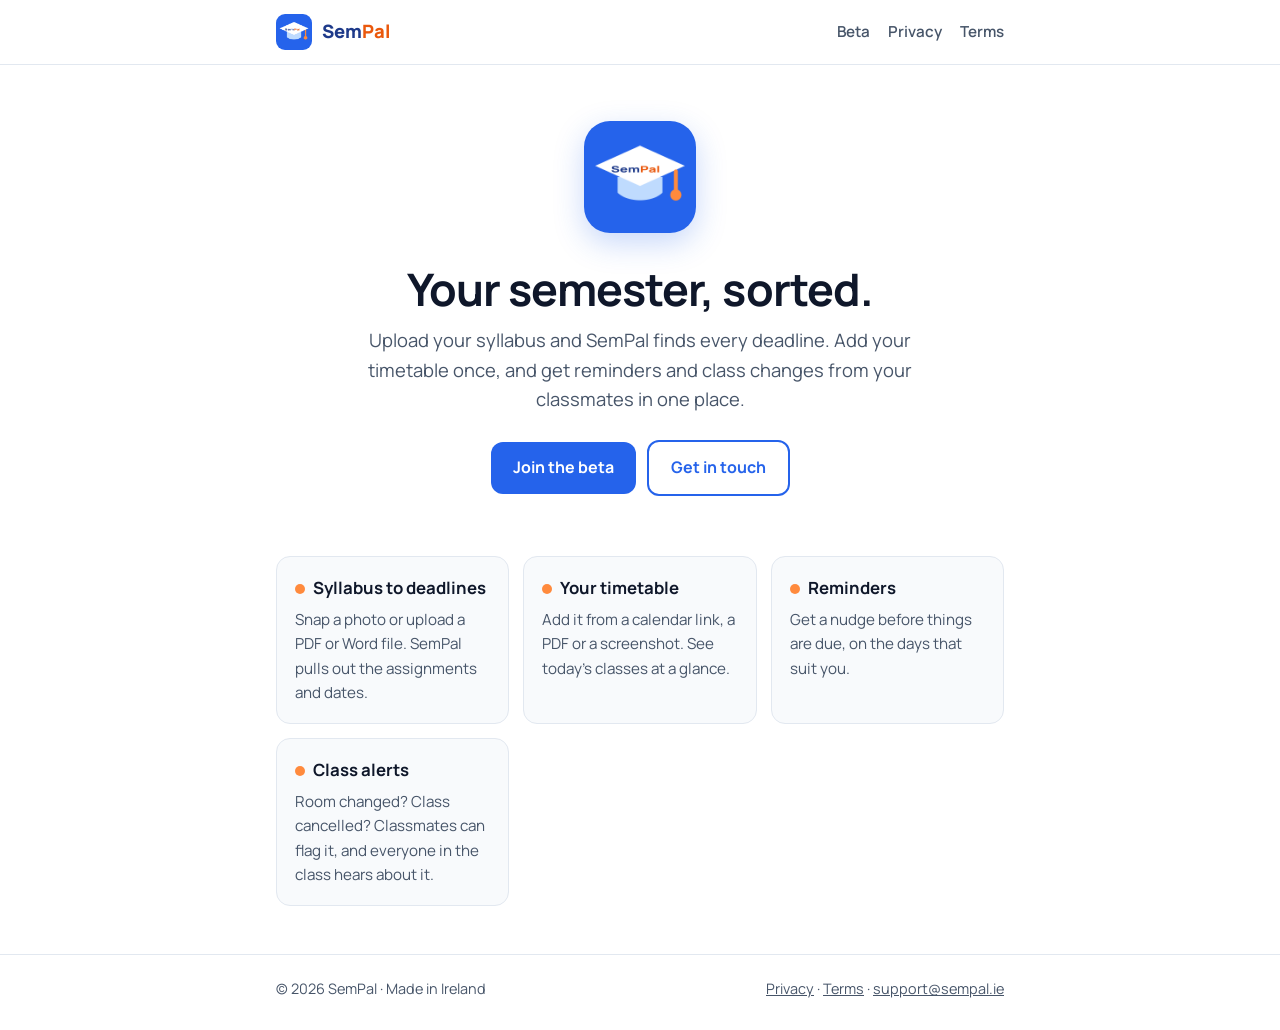
<file: index.html>
<!doctype html>
<html lang="en-IE">
<head>
<meta charset="utf-8">
<meta name="viewport" content="width=device-width, initial-scale=1">
<title>SemPal – your semester, sorted</title>
<meta name="description" content="SemPal turns your syllabus into deadlines and keeps your timetable, reminders and class changes in one place.">
<link rel="icon" href="img/favicon.png">
<link rel="preconnect" href="https://fonts.googleapis.com">
<link href="https://fonts.googleapis.com/css2?family=Manrope:wght@400;600;700;800&display=swap" rel="stylesheet">
<link rel="stylesheet" href="style.css">
</head>
<body>
<header class="site"><div class="wrap">
  <a class="brand" href="./"><img src="img/icon.png" alt=""><span class="word"><span class="sem">Sem</span><span class="pal">Pal</span></span></a>
  <nav><a href="beta.html">Beta</a><a href="privacy.html">Privacy</a><a href="terms.html">Terms</a></nav>
</div></header>

<div class="wrap">
  <section class="hero">
    <img src="img/icon.png" alt="SemPal logo">
    <h1>Your semester, sorted.</h1>
    <p class="lead">Upload your syllabus and SemPal finds every deadline. Add your timetable once, and get reminders and class changes from your classmates in one place.</p>
    <a class="btn" href="beta.html">Join the beta</a>
    <a class="btn alt" href="mailto:hello@sempal.ie">Get in touch</a>
  </section>

  <section class="features">
    <div class="feature"><h3><span class="dot"></span>Syllabus to deadlines</h3><p>Snap a photo or upload a PDF or Word file. SemPal pulls out the assignments and dates.</p></div>
    <div class="feature"><h3><span class="dot"></span>Your timetable</h3><p>Add it from a calendar link, a PDF or a screenshot. See today's classes at a glance.</p></div>
    <div class="feature"><h3><span class="dot"></span>Reminders</h3><p>Get a nudge before things are due, on the days that suit you.</p></div>
    <div class="feature"><h3><span class="dot"></span>Class alerts</h3><p>Room changed? Class cancelled? Classmates can flag it, and everyone in the class hears about it.</p></div>
  </section>
</div>

<footer class="site"><div class="wrap">
  <span>© 2026 SemPal · Made in Ireland</span>
  <span><a href="privacy.html">Privacy</a> · <a href="terms.html">Terms</a> · <a href="mailto:support@sempal.ie">support@sempal.ie</a></span>
</div></footer>
</body>
</html>
</file>
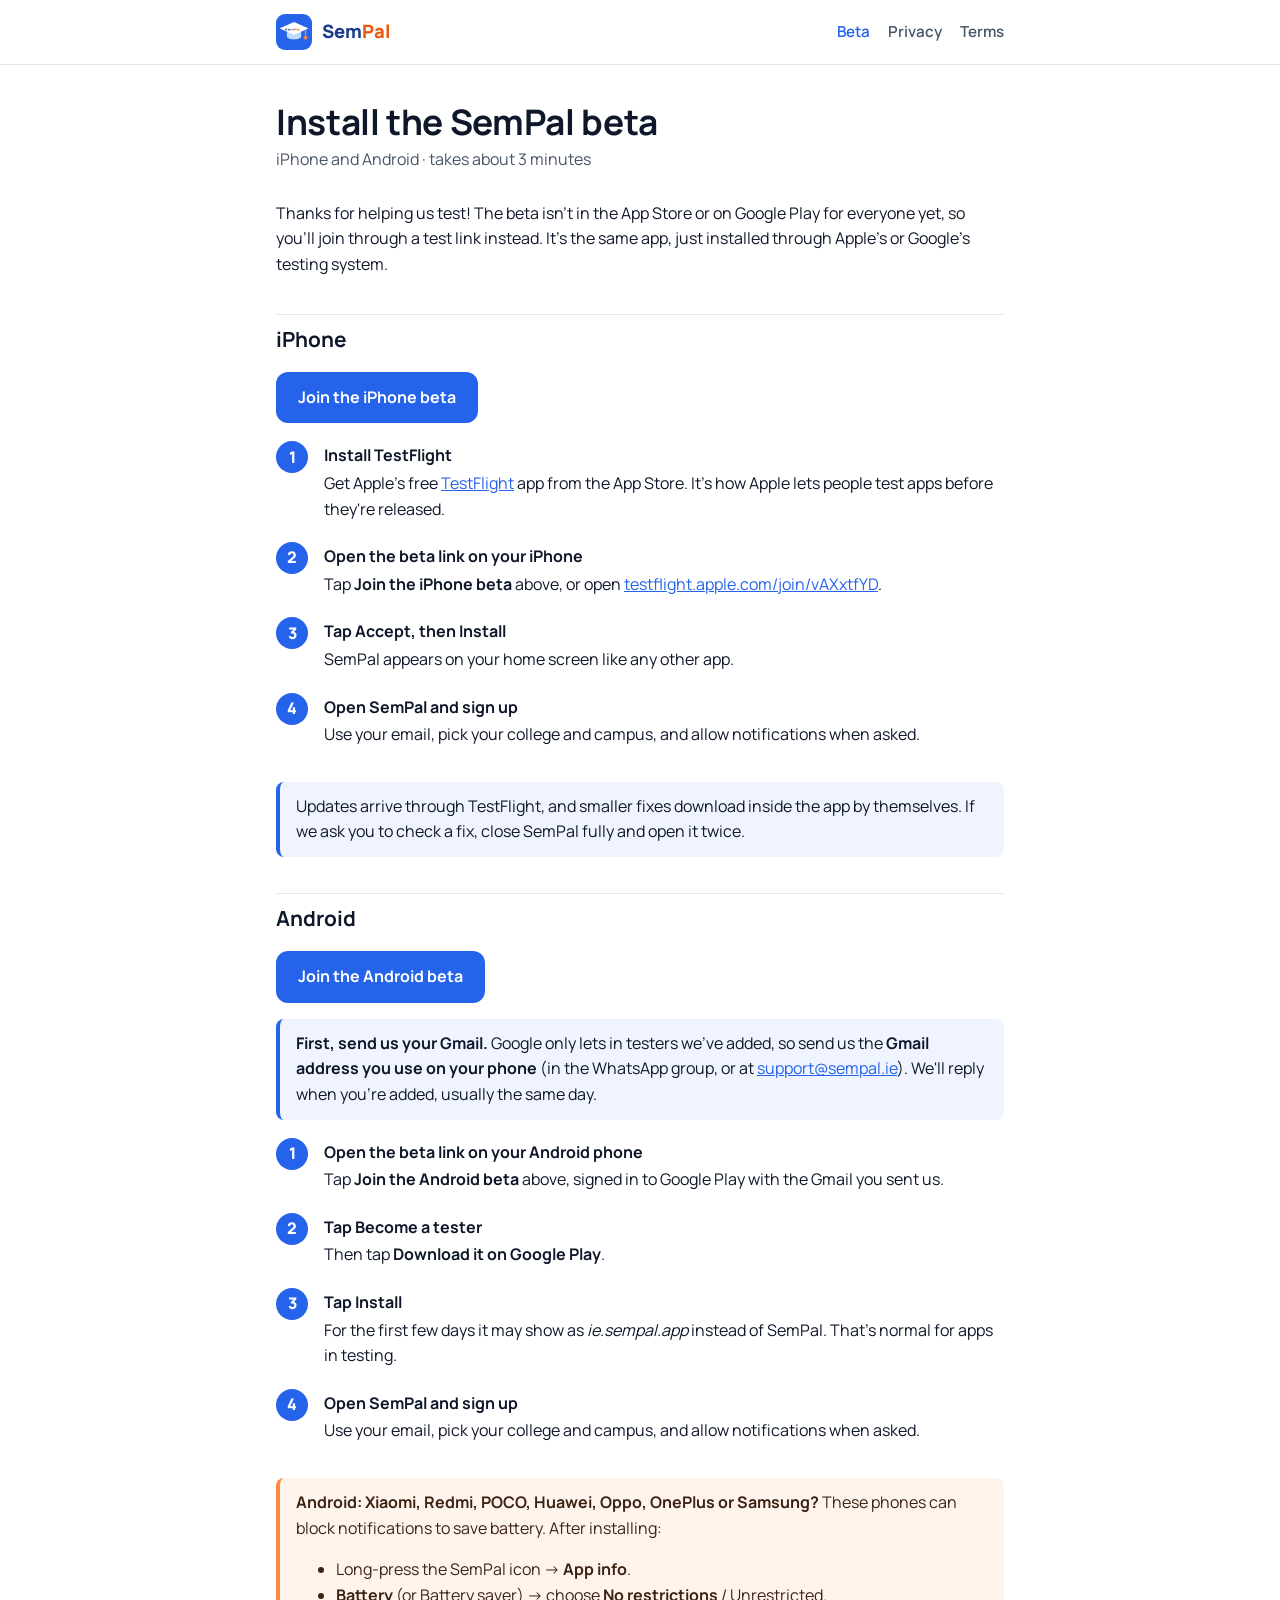
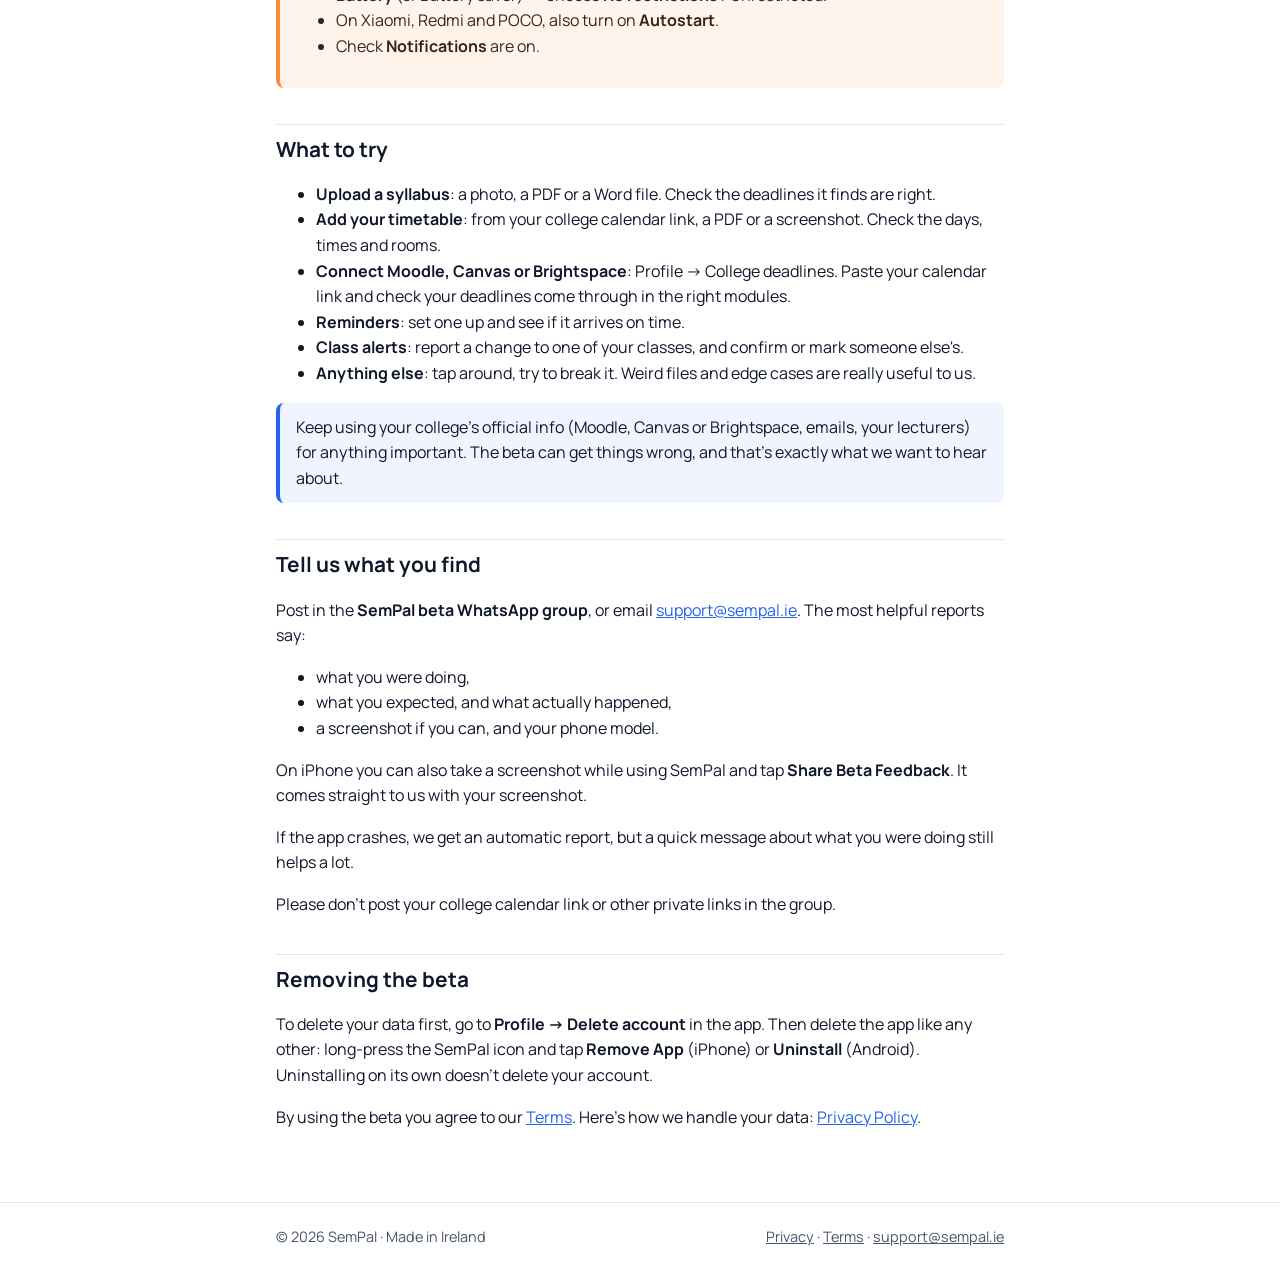
<file: beta.html>
<!doctype html>
<html lang="en-IE">
<head>
<meta charset="utf-8">
<meta name="viewport" content="width=device-width, initial-scale=1">
<title>Beta Install Guide – SemPal</title>
<meta name="description" content="How to install the SemPal beta on iPhone and Android, what to test and how to send feedback.">
<meta name="robots" content="noindex">
<link rel="icon" href="img/favicon.png">
<link rel="preconnect" href="https://fonts.googleapis.com">
<link href="https://fonts.googleapis.com/css2?family=Manrope:wght@400;600;700;800&display=swap" rel="stylesheet">
<link rel="stylesheet" href="style.css">
</head>
<body>
<header class="site"><div class="wrap">
  <a class="brand" href="./"><img src="img/icon.png" alt=""><span class="word"><span class="sem">Sem</span><span class="pal">Pal</span></span></a>
  <nav><a href="beta.html" aria-current="page">Beta</a><a href="privacy.html">Privacy</a><a href="terms.html">Terms</a></nav>
</div></header>

<main class="doc wrap">
<h1>Install the SemPal beta</h1>
<p class="meta">iPhone and Android · takes about 3 minutes</p>

<p>Thanks for helping us test! The beta isn't in the App Store or on Google Play for everyone yet, so you'll join through a test link instead. It's the same app, just installed through Apple's or Google's testing system.</p>

<h2 id="iphone">iPhone</h2>
<p id="iosButton"><a class="btn" href="https://testflight.apple.com/join/vAXxtfYD">Join the iPhone beta</a></p>
<ol class="steps">
<li><strong>Install TestFlight</strong>Get Apple's free <a href="https://apps.apple.com/app/testflight/id899247664">TestFlight</a> app from the App Store. It's how Apple lets people test apps before they're released.</li>
<li><strong>Open the beta link on your iPhone</strong>Tap <strong>Join the iPhone beta</strong> above, or open <a href="https://testflight.apple.com/join/vAXxtfYD">testflight.apple.com/join/vAXxtfYD</a>.</li>
<li><strong>Tap Accept, then Install</strong>SemPal appears on your home screen like any other app.</li>
<li><strong>Open SemPal and sign up</strong>Use your email, pick your college and campus, and allow notifications when asked.</li>
</ol>
<div class="note">Updates arrive through TestFlight, and smaller fixes download inside the app by themselves. If we ask you to check a fix, close SemPal fully and open it twice.</div>

<section id="androidSection">
<h2 id="android">Android</h2>
<p id="androidSoon"><a class="btn" href="https://play.google.com/apps/internaltest/4701732800129656354">Join the Android beta</a></p>
<div class="note"><strong>First, send us your Gmail.</strong> Google only lets in testers we've added, so send us the <strong>Gmail address you use on your phone</strong> (in the WhatsApp group, or at <a href="mailto:support@sempal.ie">support@sempal.ie</a>). We'll reply when you're added, usually the same day.</div>
<ol class="steps">
<li><strong>Open the beta link on your Android phone</strong>Tap <strong>Join the Android beta</strong> above, signed in to Google Play with the Gmail you sent us.</li>
<li><strong>Tap Become a tester</strong>Then tap <strong>Download it on Google Play</strong>.</li>
<li><strong>Tap Install</strong>For the first few days it may show as <em>ie.sempal.app</em> instead of SemPal. That's normal for apps in testing.</li>
<li><strong>Open SemPal and sign up</strong>Use your email, pick your college and campus, and allow notifications when asked.</li>
</ol>
</section>

<div class="warn"><strong>Android: Xiaomi, Redmi, POCO, Huawei, Oppo, OnePlus or Samsung?</strong> These phones can block notifications to save battery. After installing:
<ul>
<li>Long-press the SemPal icon → <strong>App info</strong>.</li>
<li><strong>Battery</strong> (or Battery saver) → choose <strong>No restrictions</strong> / Unrestricted.</li>
<li>On Xiaomi, Redmi and POCO, also turn on <strong>Autostart</strong>.</li>
<li>Check <strong>Notifications</strong> are on.</li>
</ul></div>

<h2>What to try</h2>
<ul>
<li><strong>Upload a syllabus</strong>: a photo, a PDF or a Word file. Check the deadlines it finds are right.</li>
<li><strong>Add your timetable</strong>: from your college calendar link, a PDF or a screenshot. Check the days, times and rooms.</li>
<li><strong>Connect Moodle, Canvas or Brightspace</strong>: Profile → College deadlines. Paste your calendar link and check your deadlines come through in the right modules.</li>
<li><strong>Reminders</strong>: set one up and see if it arrives on time.</li>
<li><strong>Class alerts</strong>: report a change to one of your classes, and confirm or mark someone else's.</li>
<li><strong>Anything else</strong>: tap around, try to break it. Weird files and edge cases are really useful to us.</li>
</ul>
<div class="note">Keep using your college's official info (Moodle, Canvas or Brightspace, emails, your lecturers) for anything important. The beta can get things wrong, and that's exactly what we want to hear about.</div>

<h2>Tell us what you find</h2>
<p>Post in the <strong>SemPal beta WhatsApp group</strong>, or email <a href="mailto:support@sempal.ie">support@sempal.ie</a>. The most helpful reports say:</p>
<ul>
<li>what you were doing,</li>
<li>what you expected, and what actually happened,</li>
<li>a screenshot if you can, and your phone model.</li>
</ul>
<p>On iPhone you can also take a screenshot while using SemPal and tap <strong>Share Beta Feedback</strong>. It comes straight to us with your screenshot.</p>
<p>If the app crashes, we get an automatic report, but a quick message about what you were doing still helps a lot.</p>
<p>Please don't post your college calendar link or other private links in the group.</p>

<h2>Removing the beta</h2>
<p>To delete your data first, go to <strong>Profile → Delete account</strong> in the app. Then delete the app like any other: long-press the SemPal icon and tap <strong>Remove App</strong> (iPhone) or <strong>Uninstall</strong> (Android). Uninstalling on its own doesn't delete your account.</p>

<p>By using the beta you agree to our <a href="terms.html">Terms</a>. Here's how we handle your data: <a href="privacy.html">Privacy Policy</a>.</p>
</main>
<script>
  // On Android, show the Android section first
  if (/Android/i.test(navigator.userAgent)) {
    var main = document.querySelector('main');
    main.insertBefore(document.getElementById('androidSection'), document.getElementById('iphone'));
  }
</script>

<footer class="site"><div class="wrap">
  <span>© 2026 SemPal · Made in Ireland</span>
  <span><a href="privacy.html">Privacy</a> · <a href="terms.html">Terms</a> · <a href="mailto:support@sempal.ie">support@sempal.ie</a></span>
</div></footer>
</body>
</html>
</file>
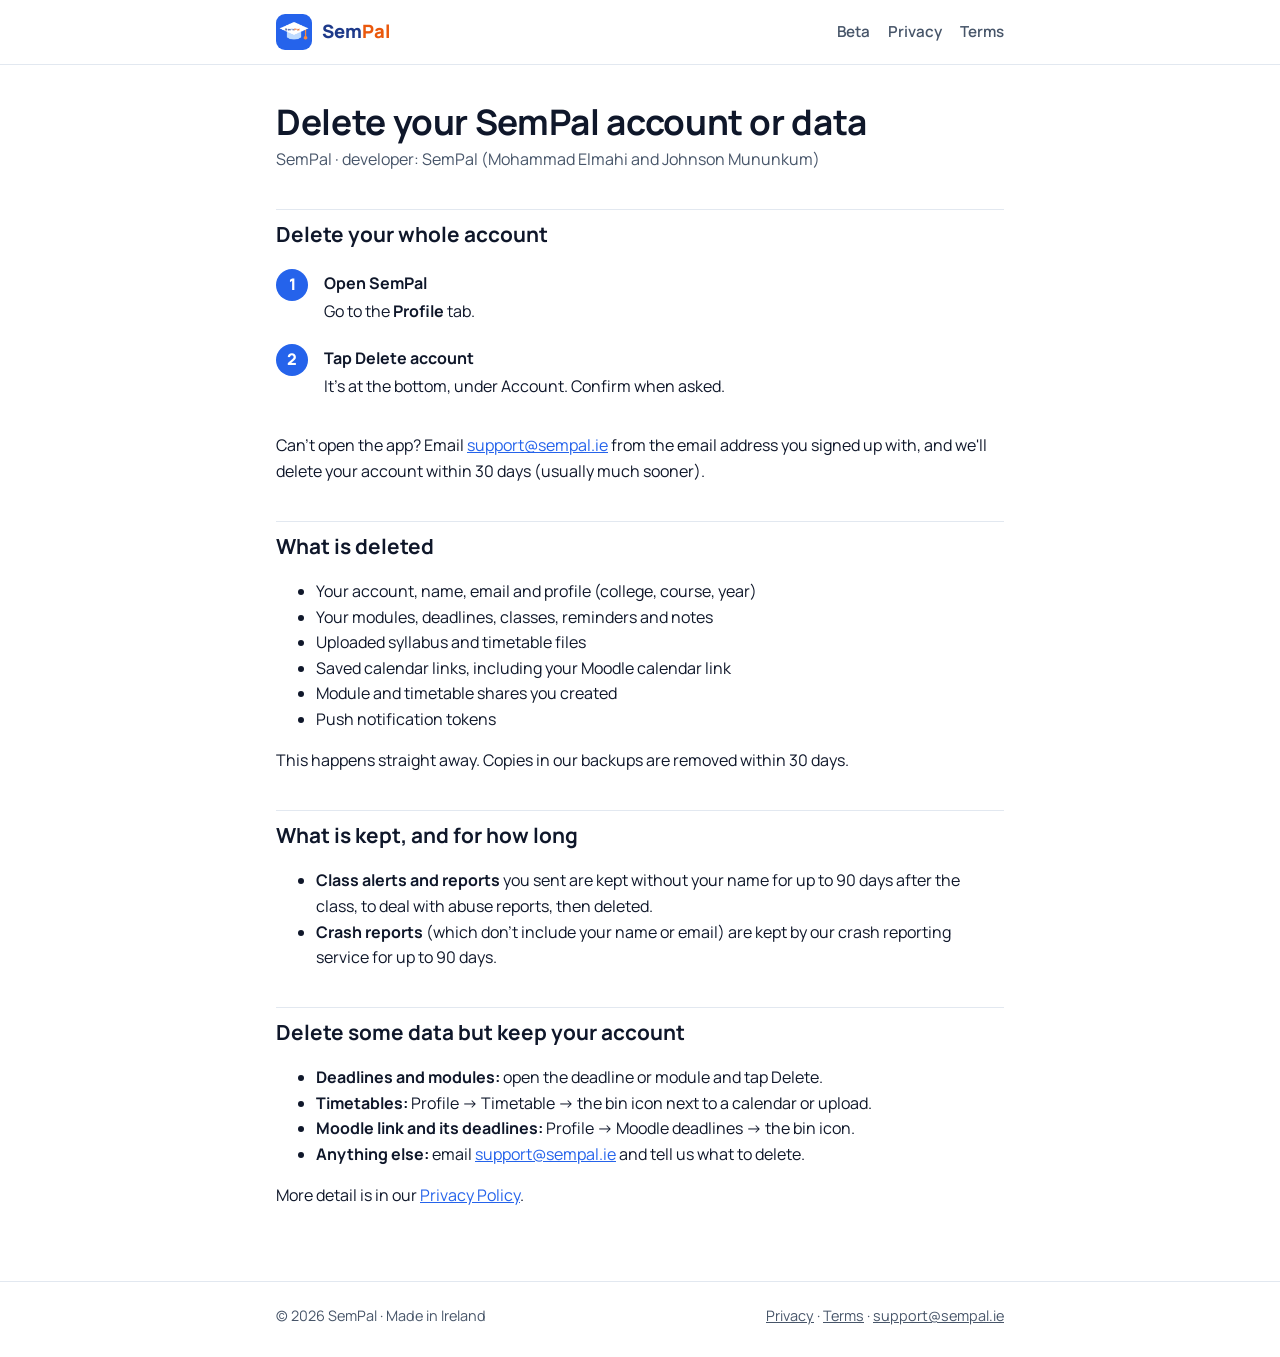
<file: delete-account.html>
<!doctype html>
<html lang="en-IE">
<head>
<meta charset="utf-8">
<meta name="viewport" content="width=device-width, initial-scale=1">
<title>Delete your SemPal account or data – SemPal</title>
<meta name="description" content="How to delete your SemPal account or some of your data, and what is deleted.">
<link rel="icon" href="img/favicon.png">
<link rel="preconnect" href="https://fonts.googleapis.com">
<link href="https://fonts.googleapis.com/css2?family=Manrope:wght@400;600;700;800&display=swap" rel="stylesheet">
<link rel="stylesheet" href="style.css">
</head>
<body>
<header class="site"><div class="wrap">
  <a class="brand" href="./"><img src="img/icon.png" alt=""><span class="word"><span class="sem">Sem</span><span class="pal">Pal</span></span></a>
  <nav><a href="beta.html">Beta</a><a href="privacy.html">Privacy</a><a href="terms.html">Terms</a></nav>
</div></header>

<main class="doc wrap">
<h1>Delete your SemPal account or data</h1>
<p class="meta">SemPal · developer: SemPal (Mohammad Elmahi and Johnson Mununkum)</p>

<h2>Delete your whole account</h2>
<ol class="steps">
<li><strong>Open SemPal</strong>Go to the <strong>Profile</strong> tab.</li>
<li><strong>Tap Delete account</strong>It's at the bottom, under Account. Confirm when asked.</li>
</ol>
<p>Can't open the app? Email <a href="mailto:support@sempal.ie?subject=Delete%20my%20SemPal%20account">support@sempal.ie</a> from the email address you signed up with, and we'll delete your account within 30 days (usually much sooner).</p>

<h2>What is deleted</h2>
<ul>
<li>Your account, name, email and profile (college, course, year)</li>
<li>Your modules, deadlines, classes, reminders and notes</li>
<li>Uploaded syllabus and timetable files</li>
<li>Saved calendar links, including your Moodle calendar link</li>
<li>Module and timetable shares you created</li>
<li>Push notification tokens</li>
</ul>
<p>This happens straight away. Copies in our backups are removed within 30 days.</p>

<h2>What is kept, and for how long</h2>
<ul>
<li><strong>Class alerts and reports</strong> you sent are kept without your name for up to 90 days after the class, to deal with abuse reports, then deleted.</li>
<li><strong>Crash reports</strong> (which don't include your name or email) are kept by our crash reporting service for up to 90 days.</li>
</ul>

<h2>Delete some data but keep your account</h2>
<ul>
<li><strong>Deadlines and modules:</strong> open the deadline or module and tap Delete.</li>
<li><strong>Timetables:</strong> Profile → Timetable → the bin icon next to a calendar or upload.</li>
<li><strong>Moodle link and its deadlines:</strong> Profile → Moodle deadlines → the bin icon.</li>
<li><strong>Anything else:</strong> email <a href="mailto:support@sempal.ie">support@sempal.ie</a> and tell us what to delete.</li>
</ul>

<p>More detail is in our <a href="privacy.html">Privacy Policy</a>.</p>
</main>

<footer class="site"><div class="wrap">
  <span>© 2026 SemPal · Made in Ireland</span>
  <span><a href="privacy.html">Privacy</a> · <a href="terms.html">Terms</a> · <a href="mailto:support@sempal.ie">support@sempal.ie</a></span>
</div></footer>
</body>
</html>
</file>
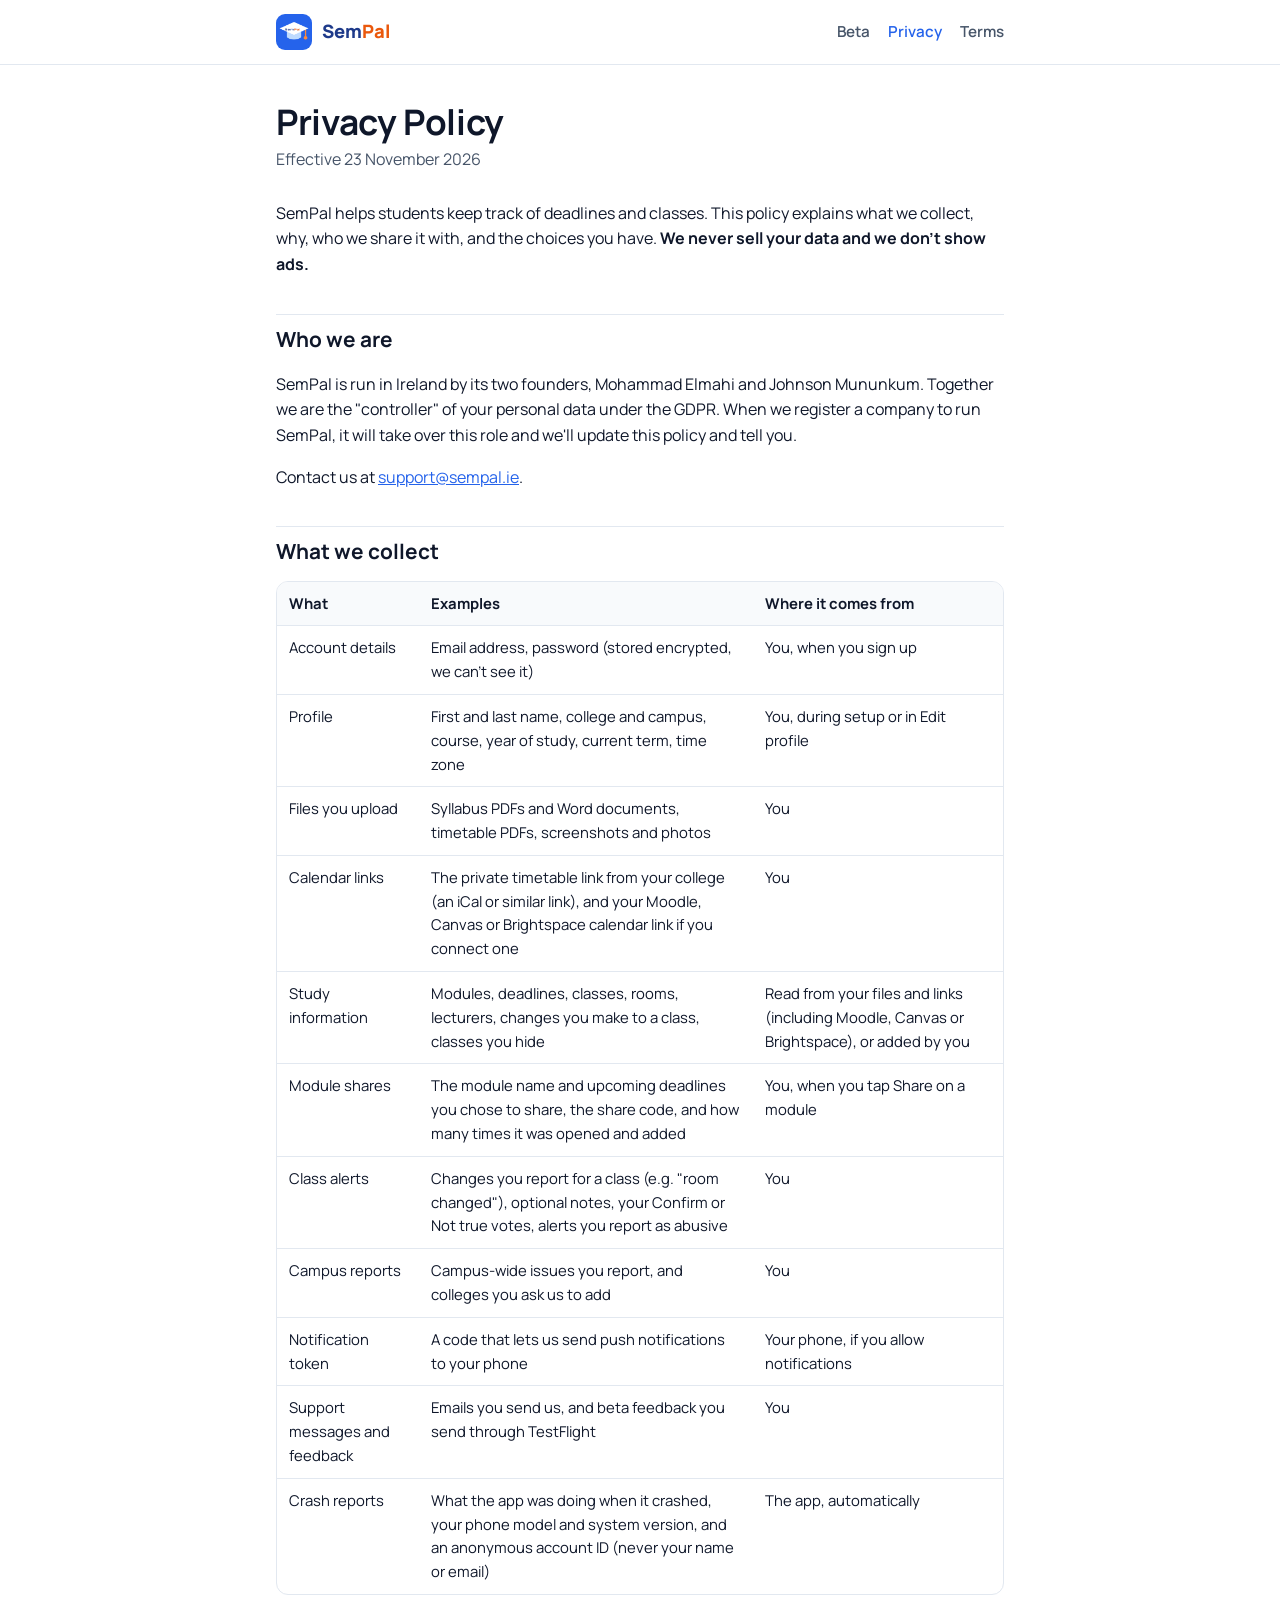
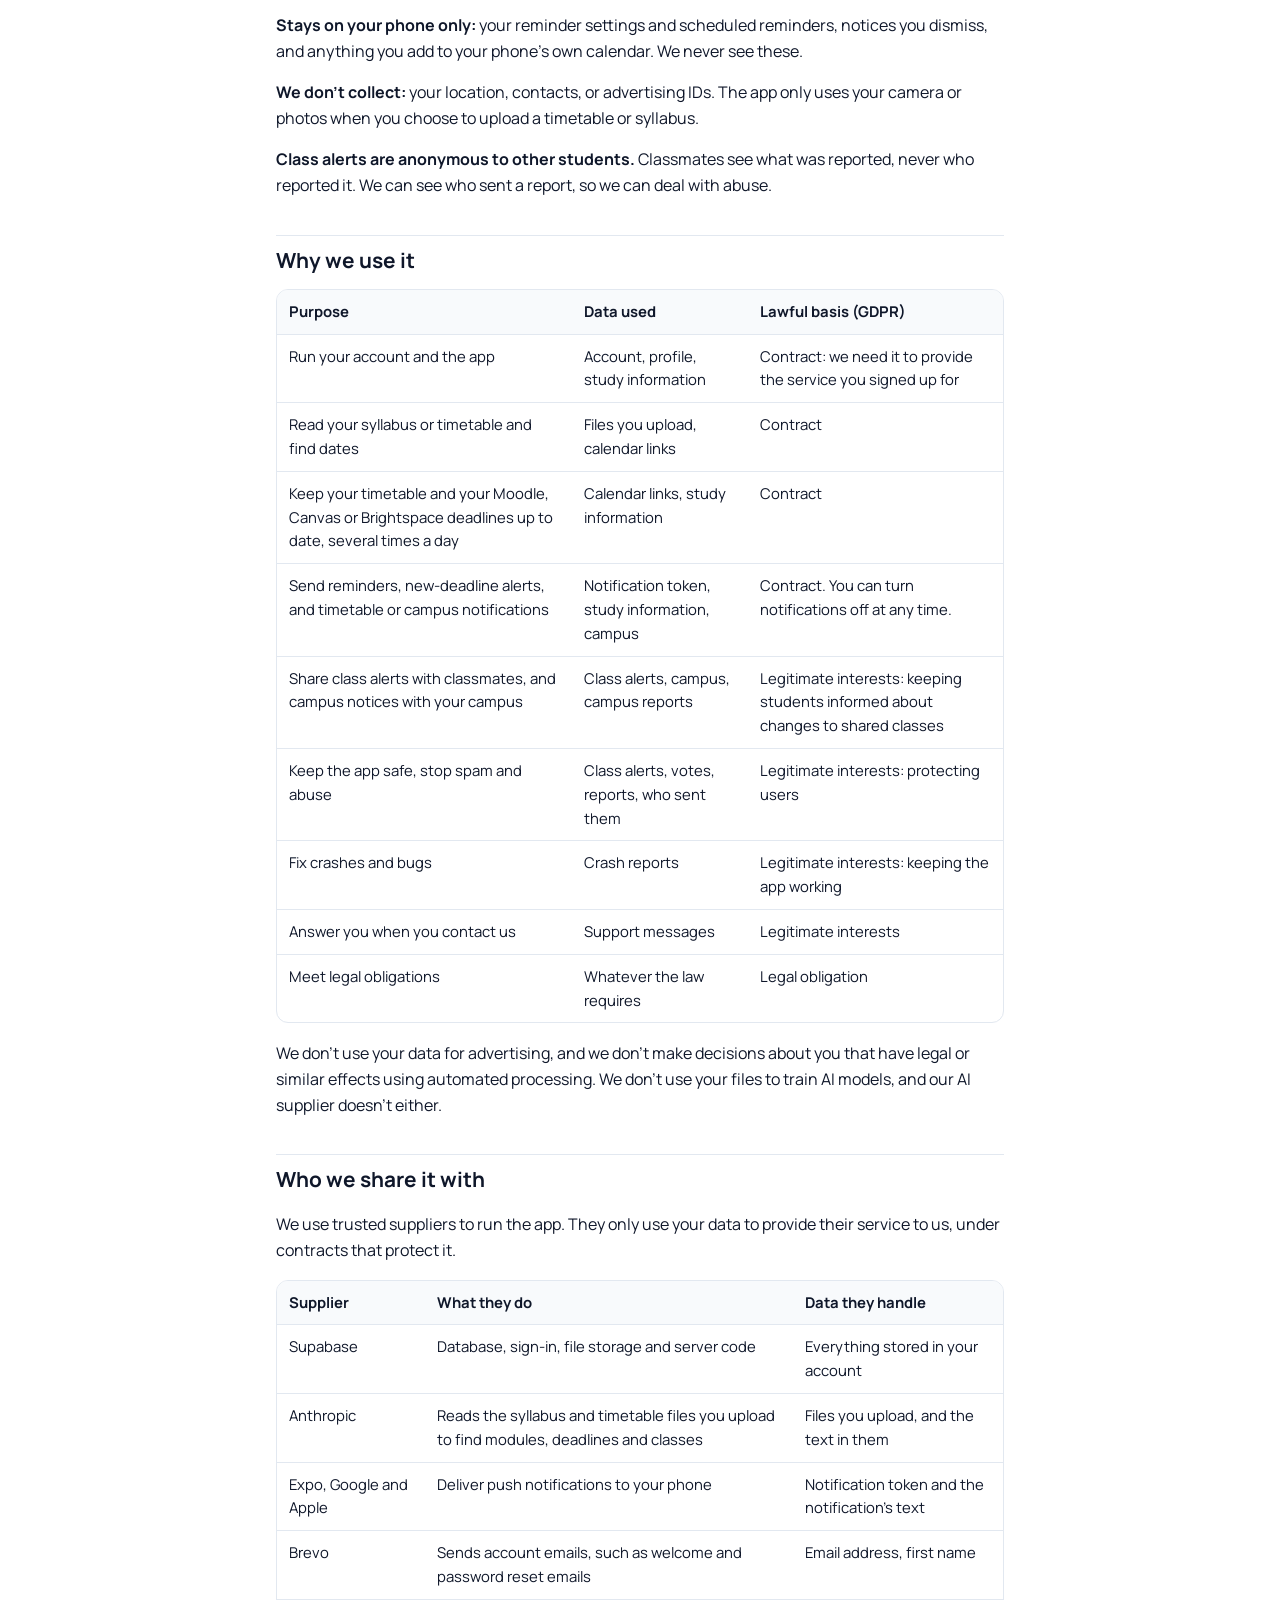
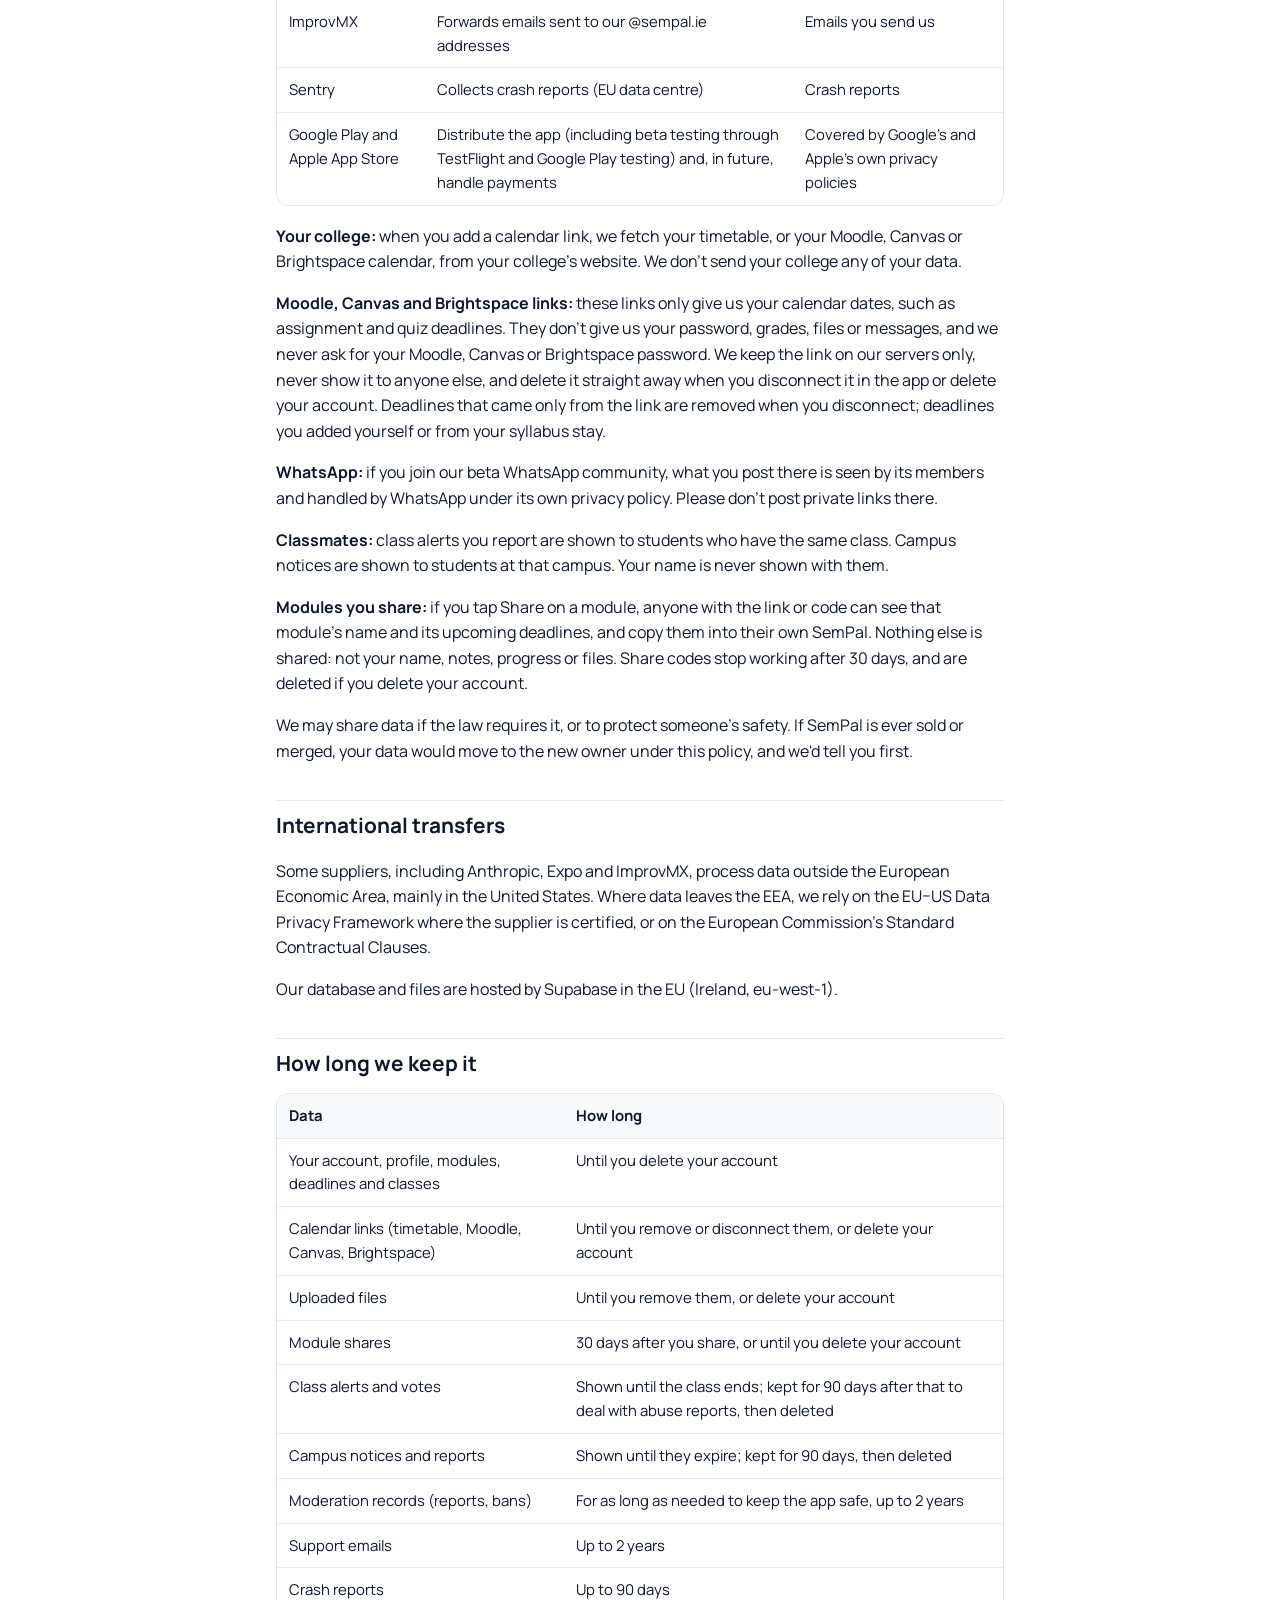
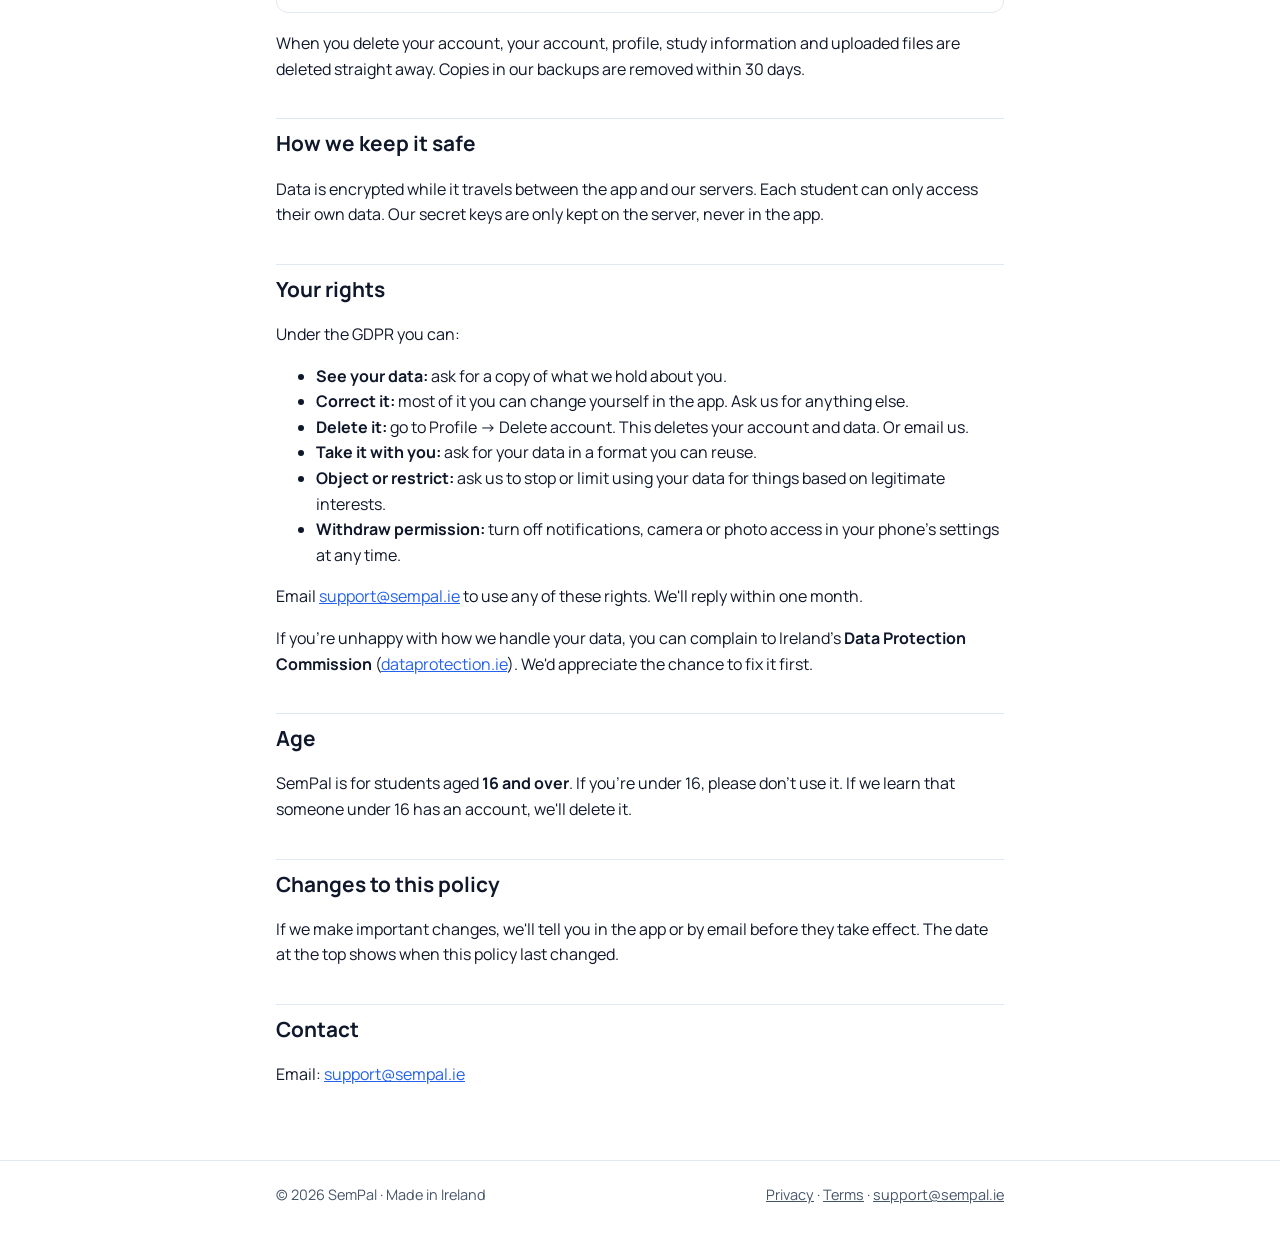
<file: privacy.html>
<!doctype html>
<html lang="en-IE">
<head>
<meta charset="utf-8">
<meta name="viewport" content="width=device-width, initial-scale=1">
<title>Privacy Policy – SemPal</title>
<meta name="description" content="What SemPal collects, why, who we share it with, and your rights.">
<link rel="icon" href="img/favicon.png">
<link rel="preconnect" href="https://fonts.googleapis.com">
<link href="https://fonts.googleapis.com/css2?family=Manrope:wght@400;600;700;800&display=swap" rel="stylesheet">
<link rel="stylesheet" href="style.css">
</head>
<body>
<header class="site"><div class="wrap">
  <a class="brand" href="./"><img src="img/icon.png" alt=""><span class="word"><span class="sem">Sem</span><span class="pal">Pal</span></span></a>
  <nav><a href="beta.html">Beta</a><a href="privacy.html" aria-current="page">Privacy</a><a href="terms.html">Terms</a></nav>
</div></header>

<main class="doc wrap">
<h1>Privacy Policy</h1>
<p class="meta">Effective 23 November 2026</p>

<p>SemPal helps students keep track of deadlines and classes. This policy explains what we collect, why, who we share it with, and the choices you have. <strong>We never sell your data and we don't show ads.</strong></p>

<h2>Who we are</h2>
<p>SemPal is run in Ireland by its two founders, Mohammad Elmahi and Johnson Mununkum. Together we are the "controller" of your personal data under the GDPR. When we register a company to run SemPal, it will take over this role and we'll update this policy and tell you.</p>
<p>Contact us at <a href="mailto:support@sempal.ie">support@sempal.ie</a>.</p>

<h2>What we collect</h2>
<div class="table-scroll"><table>
<tr><th>What</th><th>Examples</th><th>Where it comes from</th></tr>
<tr><td>Account details</td><td>Email address, password (stored encrypted, we can't see it)</td><td>You, when you sign up</td></tr>
<tr><td>Profile</td><td>First and last name, college and campus, course, year of study, current term, time zone</td><td>You, during setup or in Edit profile</td></tr>
<tr><td>Files you upload</td><td>Syllabus PDFs and Word documents, timetable PDFs, screenshots and photos</td><td>You</td></tr>
<tr><td>Calendar links</td><td>The private timetable link from your college (an iCal or similar link), and your Moodle, Canvas or Brightspace calendar link if you connect one</td><td>You</td></tr>
<tr><td>Study information</td><td>Modules, deadlines, classes, rooms, lecturers, changes you make to a class, classes you hide</td><td>Read from your files and links (including Moodle, Canvas or Brightspace), or added by you</td></tr>
<tr><td>Module shares</td><td>The module name and upcoming deadlines you chose to share, the share code, and how many times it was opened and added</td><td>You, when you tap Share on a module</td></tr>
<tr><td>Class alerts</td><td>Changes you report for a class (e.g. "room changed"), optional notes, your Confirm or Not true votes, alerts you report as abusive</td><td>You</td></tr>
<tr><td>Campus reports</td><td>Campus-wide issues you report, and colleges you ask us to add</td><td>You</td></tr>
<tr><td>Notification token</td><td>A code that lets us send push notifications to your phone</td><td>Your phone, if you allow notifications</td></tr>
<tr><td>Support messages and feedback</td><td>Emails you send us, and beta feedback you send through TestFlight</td><td>You</td></tr>
<tr><td>Crash reports</td><td>What the app was doing when it crashed, your phone model and system version, and an anonymous account ID (never your name or email)</td><td>The app, automatically</td></tr>
</table></div>

<p><strong>Stays on your phone only:</strong> your reminder settings and scheduled reminders, notices you dismiss, and anything you add to your phone's own calendar. We never see these.</p>
<p><strong>We don't collect:</strong> your location, contacts, or advertising IDs. The app only uses your camera or photos when you choose to upload a timetable or syllabus.</p>
<p><strong>Class alerts are anonymous to other students.</strong> Classmates see what was reported, never who reported it. We can see who sent a report, so we can deal with abuse.</p>

<h2>Why we use it</h2>
<div class="table-scroll"><table>
<tr><th>Purpose</th><th>Data used</th><th>Lawful basis (GDPR)</th></tr>
<tr><td>Run your account and the app</td><td>Account, profile, study information</td><td>Contract: we need it to provide the service you signed up for</td></tr>
<tr><td>Read your syllabus or timetable and find dates</td><td>Files you upload, calendar links</td><td>Contract</td></tr>
<tr><td>Keep your timetable and your Moodle, Canvas or Brightspace deadlines up to date, several times a day</td><td>Calendar links, study information</td><td>Contract</td></tr>
<tr><td>Send reminders, new-deadline alerts, and timetable or campus notifications</td><td>Notification token, study information, campus</td><td>Contract. You can turn notifications off at any time.</td></tr>
<tr><td>Share class alerts with classmates, and campus notices with your campus</td><td>Class alerts, campus, campus reports</td><td>Legitimate interests: keeping students informed about changes to shared classes</td></tr>
<tr><td>Keep the app safe, stop spam and abuse</td><td>Class alerts, votes, reports, who sent them</td><td>Legitimate interests: protecting users</td></tr>
<tr><td>Fix crashes and bugs</td><td>Crash reports</td><td>Legitimate interests: keeping the app working</td></tr>
<tr><td>Answer you when you contact us</td><td>Support messages</td><td>Legitimate interests</td></tr>
<tr><td>Meet legal obligations</td><td>Whatever the law requires</td><td>Legal obligation</td></tr>
</table></div>
<p>We don't use your data for advertising, and we don't make decisions about you that have legal or similar effects using automated processing. We don't use your files to train AI models, and our AI supplier doesn't either.</p>

<h2>Who we share it with</h2>
<p>We use trusted suppliers to run the app. They only use your data to provide their service to us, under contracts that protect it.</p>
<div class="table-scroll"><table>
<tr><th>Supplier</th><th>What they do</th><th>Data they handle</th></tr>
<tr><td>Supabase</td><td>Database, sign-in, file storage and server code</td><td>Everything stored in your account</td></tr>
<tr><td>Anthropic</td><td>Reads the syllabus and timetable files you upload to find modules, deadlines and classes</td><td>Files you upload, and the text in them</td></tr>
<tr><td>Expo, Google and Apple</td><td>Deliver push notifications to your phone</td><td>Notification token and the notification's text</td></tr>
<tr><td>Brevo</td><td>Sends account emails, such as welcome and password reset emails</td><td>Email address, first name</td></tr>
<tr><td>ImprovMX</td><td>Forwards emails sent to our @sempal.ie addresses</td><td>Emails you send us</td></tr>
<tr><td>Sentry</td><td>Collects crash reports (EU data centre)</td><td>Crash reports</td></tr>
<tr><td>Google Play and Apple App Store</td><td>Distribute the app (including beta testing through TestFlight and Google Play testing) and, in future, handle payments</td><td>Covered by Google's and Apple's own privacy policies</td></tr>
</table></div>
<p><strong>Your college:</strong> when you add a calendar link, we fetch your timetable, or your Moodle, Canvas or Brightspace calendar, from your college's website. We don't send your college any of your data.</p>
<p><strong>Moodle, Canvas and Brightspace links:</strong> these links only give us your calendar dates, such as assignment and quiz deadlines. They don't give us your password, grades, files or messages, and we never ask for your Moodle, Canvas or Brightspace password. We keep the link on our servers only, never show it to anyone else, and delete it straight away when you disconnect it in the app or delete your account. Deadlines that came only from the link are removed when you disconnect; deadlines you added yourself or from your syllabus stay.</p>
<p><strong>WhatsApp:</strong> if you join our beta WhatsApp community, what you post there is seen by its members and handled by WhatsApp under its own privacy policy. Please don't post private links there.</p>
<p><strong>Classmates:</strong> class alerts you report are shown to students who have the same class. Campus notices are shown to students at that campus. Your name is never shown with them.</p>
<p><strong>Modules you share:</strong> if you tap Share on a module, anyone with the link or code can see that module's name and its upcoming deadlines, and copy them into their own SemPal. Nothing else is shared: not your name, notes, progress or files. Share codes stop working after 30 days, and are deleted if you delete your account.</p>
<p>We may share data if the law requires it, or to protect someone's safety. If SemPal is ever sold or merged, your data would move to the new owner under this policy, and we'd tell you first.</p>

<h2>International transfers</h2>
<p>Some suppliers, including Anthropic, Expo and ImprovMX, process data outside the European Economic Area, mainly in the United States. Where data leaves the EEA, we rely on the EU–US Data Privacy Framework where the supplier is certified, or on the European Commission's Standard Contractual Clauses.</p>
<p>Our database and files are hosted by Supabase in the EU (Ireland, eu-west-1).</p>

<h2>How long we keep it</h2>
<div class="table-scroll"><table>
<tr><th>Data</th><th>How long</th></tr>
<tr><td>Your account, profile, modules, deadlines and classes</td><td>Until you delete your account</td></tr>
<tr><td>Calendar links (timetable, Moodle, Canvas, Brightspace)</td><td>Until you remove or disconnect them, or delete your account</td></tr>
<tr><td>Uploaded files</td><td>Until you remove them, or delete your account</td></tr>
<tr><td>Module shares</td><td>30 days after you share, or until you delete your account</td></tr>
<tr><td>Class alerts and votes</td><td>Shown until the class ends; kept for 90 days after that to deal with abuse reports, then deleted</td></tr>
<tr><td>Campus notices and reports</td><td>Shown until they expire; kept for 90 days, then deleted</td></tr>
<tr><td>Moderation records (reports, bans)</td><td>For as long as needed to keep the app safe, up to 2 years</td></tr>
<tr><td>Support emails</td><td>Up to 2 years</td></tr>
<tr><td>Crash reports</td><td>Up to 90 days</td></tr>
</table></div>
<p>When you delete your account, your account, profile, study information and uploaded files are deleted straight away. Copies in our backups are removed within 30 days.</p>

<h2>How we keep it safe</h2>
<p>Data is encrypted while it travels between the app and our servers. Each student can only access their own data. Our secret keys are only kept on the server, never in the app.</p>

<h2>Your rights</h2>
<p>Under the GDPR you can:</p>
<ul>
<li><strong>See your data:</strong> ask for a copy of what we hold about you.</li>
<li><strong>Correct it:</strong> most of it you can change yourself in the app. Ask us for anything else.</li>
<li><strong>Delete it:</strong> go to Profile → Delete account. This deletes your account and data. Or email us.</li>
<li><strong>Take it with you:</strong> ask for your data in a format you can reuse.</li>
<li><strong>Object or restrict:</strong> ask us to stop or limit using your data for things based on legitimate interests.</li>
<li><strong>Withdraw permission:</strong> turn off notifications, camera or photo access in your phone's settings at any time.</li>
</ul>
<p>Email <a href="mailto:support@sempal.ie">support@sempal.ie</a> to use any of these rights. We'll reply within one month.</p>
<p>If you're unhappy with how we handle your data, you can complain to Ireland's <strong>Data Protection Commission</strong> (<a href="https://www.dataprotection.ie">dataprotection.ie</a>). We'd appreciate the chance to fix it first.</p>

<h2>Age</h2>
<p>SemPal is for students aged <strong>16 and over</strong>. If you're under 16, please don't use it. If we learn that someone under 16 has an account, we'll delete it.</p>

<h2>Changes to this policy</h2>
<p>If we make important changes, we'll tell you in the app or by email before they take effect. The date at the top shows when this policy last changed.</p>

<h2>Contact</h2>
<p>Email: <a href="mailto:support@sempal.ie">support@sempal.ie</a></p>
</main>

<footer class="site"><div class="wrap">
  <span>© 2026 SemPal · Made in Ireland</span>
  <span><a href="privacy.html">Privacy</a> · <a href="terms.html">Terms</a> · <a href="mailto:support@sempal.ie">support@sempal.ie</a></span>
</div></footer>
</body>
</html>
</file>
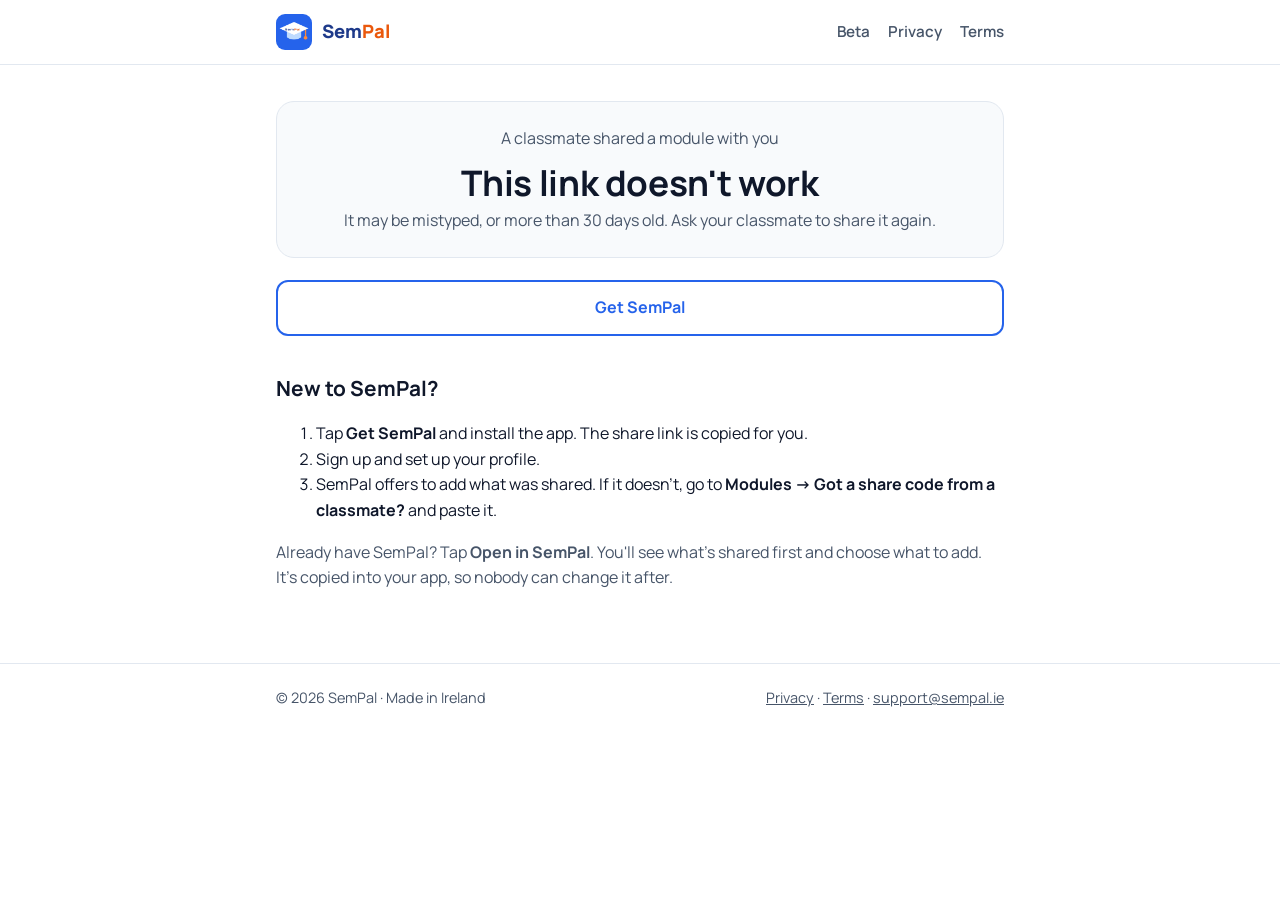
<file: s.html>
<!doctype html>
<html lang="en-IE">
<head>
<meta charset="utf-8">
<meta name="viewport" content="width=device-width, initial-scale=1">
<title>Shared on SemPal</title>
<meta name="description" content="A classmate shared their deadlines or timetable with you on SemPal.">
<meta name="robots" content="noindex">
<link rel="icon" href="img/favicon.png">
<link rel="preconnect" href="https://fonts.googleapis.com">
<link href="https://fonts.googleapis.com/css2?family=Manrope:wght@400;600;700;800&display=swap" rel="stylesheet">
<link rel="stylesheet" href="style.css">
<style>
  .share-card { background: var(--card); border: 1px solid var(--line); border-radius: 18px; padding: 24px 20px; text-align: center; margin: 28px 0 22px; }
  .share-card .mod-code { color: var(--blue); font-weight: 800; letter-spacing: .02em; }
  .share-card h1 { font-size: clamp(1.5rem, 5.5vw, 2rem); line-height: 1.2; margin: 4px 0 6px; }
  .share-card .count { color: var(--muted); margin: 0; }
  .code-box { display: flex; align-items: center; justify-content: center; gap: 10px; margin: 20px 0 6px; flex-wrap: wrap; }
  .code { font-size: 2rem; font-weight: 800; letter-spacing: .3em; padding: 8px 4px 8px 14px; border: 2px dashed var(--line); border-radius: 12px; background: var(--bg); }
  .copy { background: transparent; border: 2px solid var(--blue); color: var(--blue); font: inherit; font-weight: 700; padding: 10px 16px; border-radius: 12px; cursor: pointer; }
  .copied { color: var(--muted); font-size: .9rem; min-height: 1.4em; margin: 0; }
  .actions { display: grid; gap: 10px; margin: 0 0 26px; }
  .actions .btn { text-align: center; margin: 0 !important; display: block; }
  .muted { color: var(--muted); }
  .hidden { display: none !important; }
</style>
</head>
<body>
<header class="site"><div class="wrap">
  <a class="brand" href="./"><img src="img/icon.png" alt=""><span class="word"><span class="sem">Sem</span><span class="pal">Pal</span></span></a>
  <nav><a href="beta.html">Beta</a><a href="privacy.html">Privacy</a><a href="terms.html">Terms</a></nav>
</div></header>

<main class="doc wrap" style="padding-top:8px">
  <div class="share-card">
    <p class="muted" id="sharedWhat" style="margin:0 0 10px">A classmate shared a module with you</p>
    <div id="loading" class="muted">Loading…</div>
    <div id="found" class="hidden">
      <div class="mod-code" id="modCode"></div>
      <h1 id="modName"></h1>
      <p class="count" id="modCount"></p>
    </div>
    <div id="missing" class="hidden">
      <h1>This link doesn't work</h1>
      <p class="count">It may be mistyped, or more than 30 days old. Ask your classmate to share it again.</p>
    </div>

    <div id="codeArea" class="hidden">
      <div class="code-box">
        <span class="code" id="code"></span>
        <button class="copy" id="copyBtn" type="button">Copy code</button>
      </div>
      <p class="copied" id="copied" aria-live="polite"></p>
    </div>
  </div>

  <div class="warn hidden" id="inAppHint" style="margin:0 0 14px">
    <strong>You're viewing this inside <span id="inAppName">another app</span>.</strong>
    To open SemPal, tap <strong>⋯</strong> or the share icon at the top or bottom of the screen, choose
    <strong>Open in Safari</strong> (or Open in browser), then tap <strong>Open in SemPal</strong>.
    Or tap <strong>Open in SemPal</strong> below (it copies the link), then open SemPal yourself and it'll offer to add it.
  </div>

  <div class="actions" id="actions">
    <a class="btn" id="openBtn" href="#">Open in SemPal</a>
    <div class="warn hidden" id="openHelp" style="margin:0">
      <strong>App didn't open?</strong> If you don't have SemPal yet, tap <strong>Get SemPal</strong> below. Your link is copied, and SemPal will offer to add it when you open the app.
      Already have it? Just open SemPal: it'll offer to add it, or go to <strong>Modules → Got a share code from a classmate?</strong> and paste it.
    </div>
    <a class="btn alt" id="getBtn" href="beta.html">Get SemPal</a>
  </div>

  <h2 style="border-top:0;padding-top:0">New to SemPal?</h2>
  <ol>
    <li>Tap <strong>Get SemPal</strong> and install the app. The share link is copied for you.</li>
    <li>Sign up and set up your profile.</li>
    <li>SemPal offers to add what was shared. If it doesn't, go to <strong>Modules → Got a share code from a classmate?</strong> and paste it.</li>
  </ol>
  <p class="muted">Already have SemPal? Tap <strong>Open in SemPal</strong>. You'll see what's shared first and choose what to add. It's copied into your app, so nobody can change it after.</p>
</main>

<footer class="site"><div class="wrap">
  <span>© 2026 SemPal · Made in Ireland</span>
  <span><a href="privacy.html">Privacy</a> · <a href="terms.html">Terms</a> · <a href="mailto:support@sempal.ie">support@sempal.ie</a></span>
</div></footer>

<script>
  // Public values: the same ones the app uses. The publishable key is safe to show on a web page.
  var SUPABASE_URL = 'https://vcutinmmbwnmkemdnuob.supabase.co';
  var SUPABASE_KEY = 'sb_publishable_rc71YRmx8-cQpQY85qz7yw_qXuWbCLD';
  var ANDROID_PACKAGE = 'ie.sempal.app';

  var params = new URLSearchParams(location.search);
  var code = (params.get('c') || '').toUpperCase().replace(/[^A-Z0-9]/g, '').slice(0, 6);
  var isAndroid = /Android/i.test(navigator.userAgent);
  var isIOS = /iPhone|iPad|iPod/i.test(navigator.userAgent);
  var $ = function (id) { return document.getElementById(id); };

  function show(id) { $(id).classList.remove('hidden'); }
  function hide(id) { $(id).classList.add('hidden'); }

  function copyText(text) {
    if (!code) return Promise.resolve(false);
    if (navigator.clipboard && navigator.clipboard.writeText) {
      return navigator.clipboard.writeText(text).then(function () { return true; }, function () { return false; });
    }
    try {
      var t = document.createElement('textarea');
      t.value = text; document.body.appendChild(t); t.select();
      var ok = document.execCommand('copy'); document.body.removeChild(t);
      return Promise.resolve(ok);
    } catch (e) { return Promise.resolve(false); }
  }
  function copyCode() { return copyText(code); }
  // The full link: SemPal spots it on the clipboard when opened and offers to add it (iPhone can only
  // tell that a link is there, not a bare code). Pasting it into "Enter a share code" works too.
  function copyLink() { return copyText('https://sempal.ie/s?c=' + code); }

  // Links into the app
  var appLink = 'sempal://share?c=' + code;
  var fallback = location.origin + '/beta.html';
  // On Android, Chrome opens the app if it's installed, otherwise goes to the install guide
  var androidLink = 'intent://share?c=' + code + '#Intent;scheme=sempal;package=' + ANDROID_PACKAGE +
    ';S.browser_fallback_url=' + encodeURIComponent(fallback) + ';end';
  $('openBtn').href = isAndroid ? androidLink : appLink;
  $('getBtn').href = 'beta.html' + (isIOS ? '#iphone' : '');

  // If the app hasn't opened after a moment (e.g. an in-app browser blocked it), show what to do instead.
  // Copy the link too, so SemPal can offer it when the student opens the app.
  $('openBtn').addEventListener('click', function () {
    copyLink();
    setTimeout(function () {
      if (!document.hidden && !inApp) show('openHelp');
    }, 1500);
  });

  $('copyBtn').addEventListener('click', function () {
    copyCode().then(function (ok) {
      $('copied').textContent = ok ? 'Copied! Paste it in SemPal under Modules.' : 'Long-press the code to copy it.';
    });
  });
  // Copy the link on the way to installing, so SemPal can offer it after sign-up
  $('getBtn').addEventListener('click', function () { copyLink(); });

  // Snapchat, Instagram, TikTok and Facebook open links in their own browser, which can't open other apps
  var ua = navigator.userAgent;
  var inApp = /Snapchat/i.test(ua) ? 'Snapchat'
    : /Instagram/i.test(ua) ? 'Instagram'
    : /musical_ly|TikTok|BytedanceWebview/i.test(ua) ? 'TikTok'
    : /FBAN|FBAV/i.test(ua) ? 'Facebook'
    : null;
  if (inApp) {
    $('inAppName').textContent = inApp;
    show('inAppHint');
  }

  if (!code || code.length !== 6) {
    hide('loading'); show('missing'); hide('openBtn');
  } else {
    $('code').textContent = code;
    show('codeArea');
    fetch(SUPABASE_URL + '/rest/v1/rpc/peek_module_share', {
      method: 'POST',
      headers: { 'apikey': SUPABASE_KEY, 'Content-Type': 'application/json' },
      body: JSON.stringify({ p_code: code })
    })
      .then(function (r) { return r.ok ? r.json() : null; })
      .then(function (data) {
        hide('loading');
        if (!data) { show('missing'); hide('codeArea'); hide('openBtn'); return; }
        $('modCode').textContent = data.module_code || '';
        $('modName').textContent = data.module_name || 'Shared module';
        var n = data.count || 0;
        if (data.kind === 'timetable') $('sharedWhat').textContent = 'A classmate shared their timetable with you';
        $('modCount').textContent = data.kind === 'timetable'
          ? n + ' weekly class' + (n === 1 ? '' : 'es')
          : n + ' upcoming deadline' + (n === 1 ? '' : 's');
        document.title = (data.module_code || data.module_name || 'Shared module') + ' – SemPal';
        show('found');
      })
      .catch(function () {
        // Couldn't check the code (e.g. offline): still let them open it in the app
        hide('loading');
        $('modName').textContent = 'Shared module';
        $('modCount').textContent = 'Open it in SemPal to see what\'s shared.';
        show('found');
      });
  }
</script>
</body>
</html>
</file>
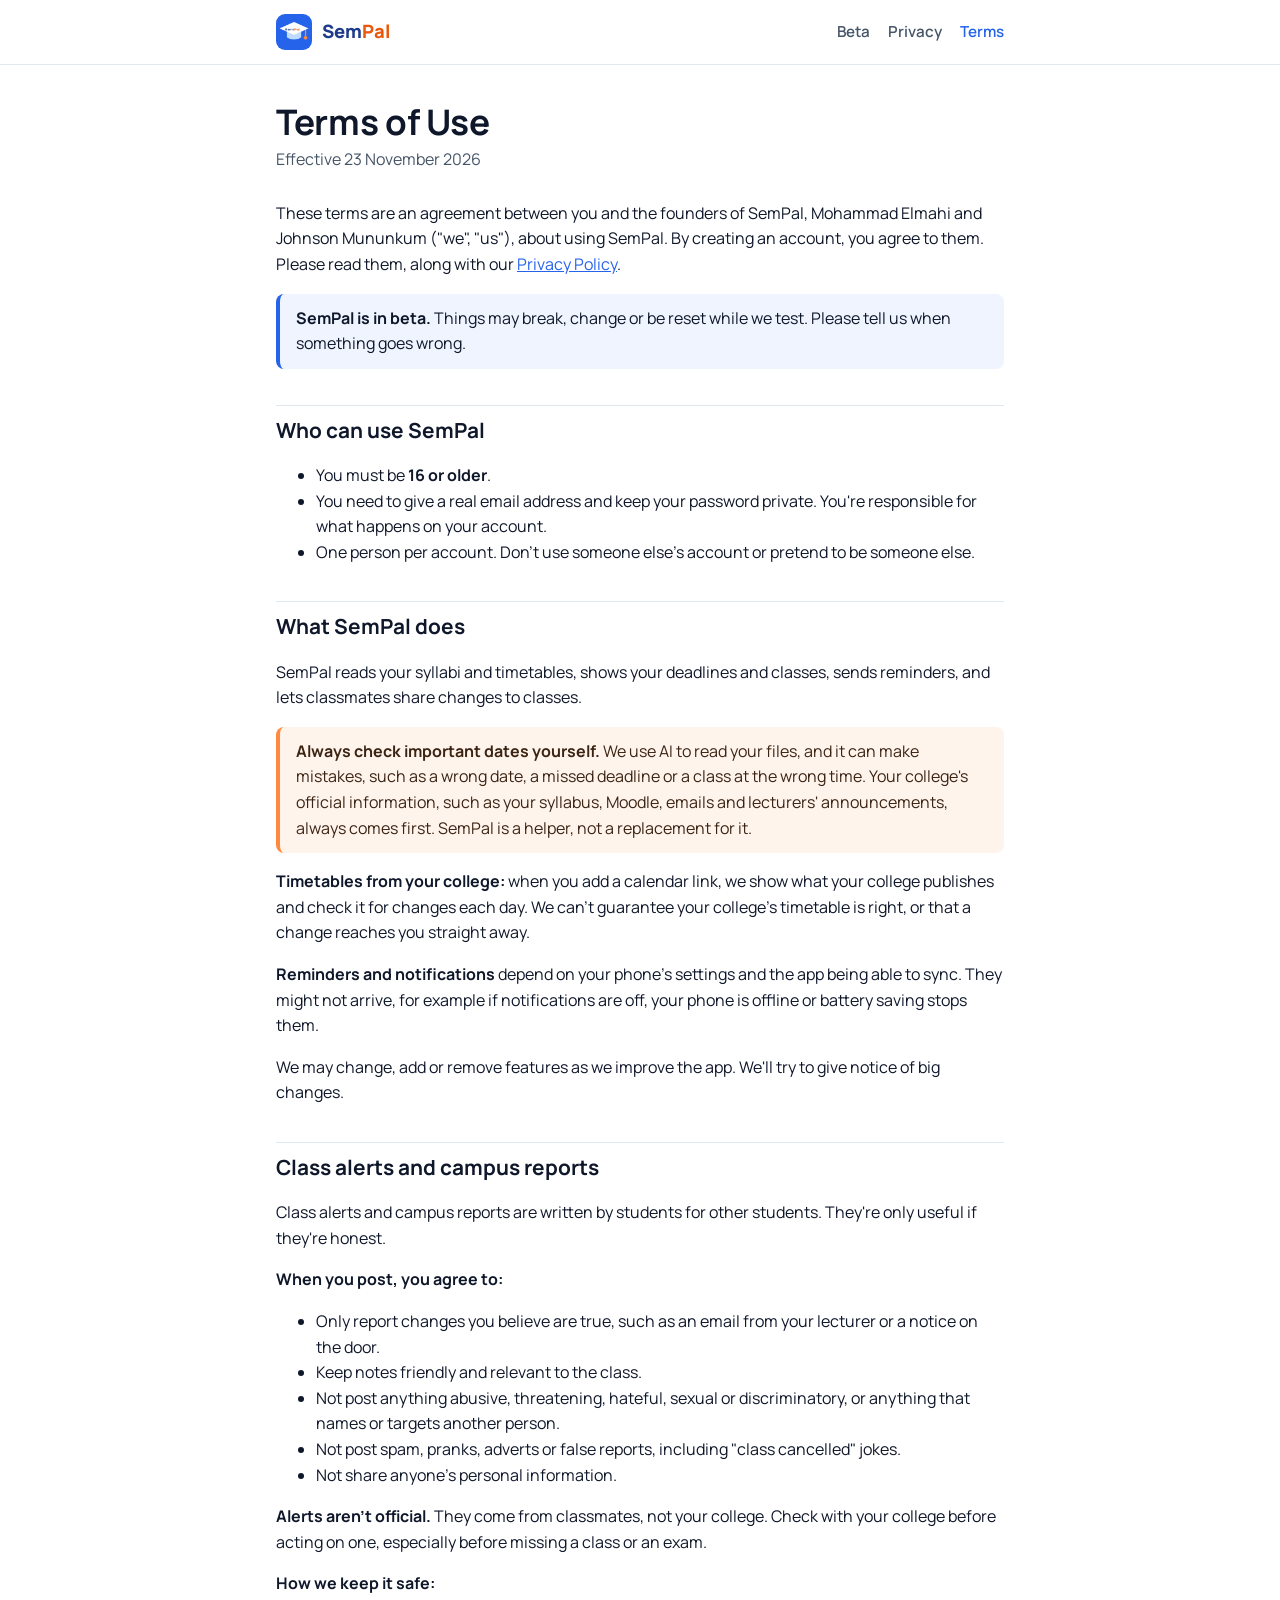
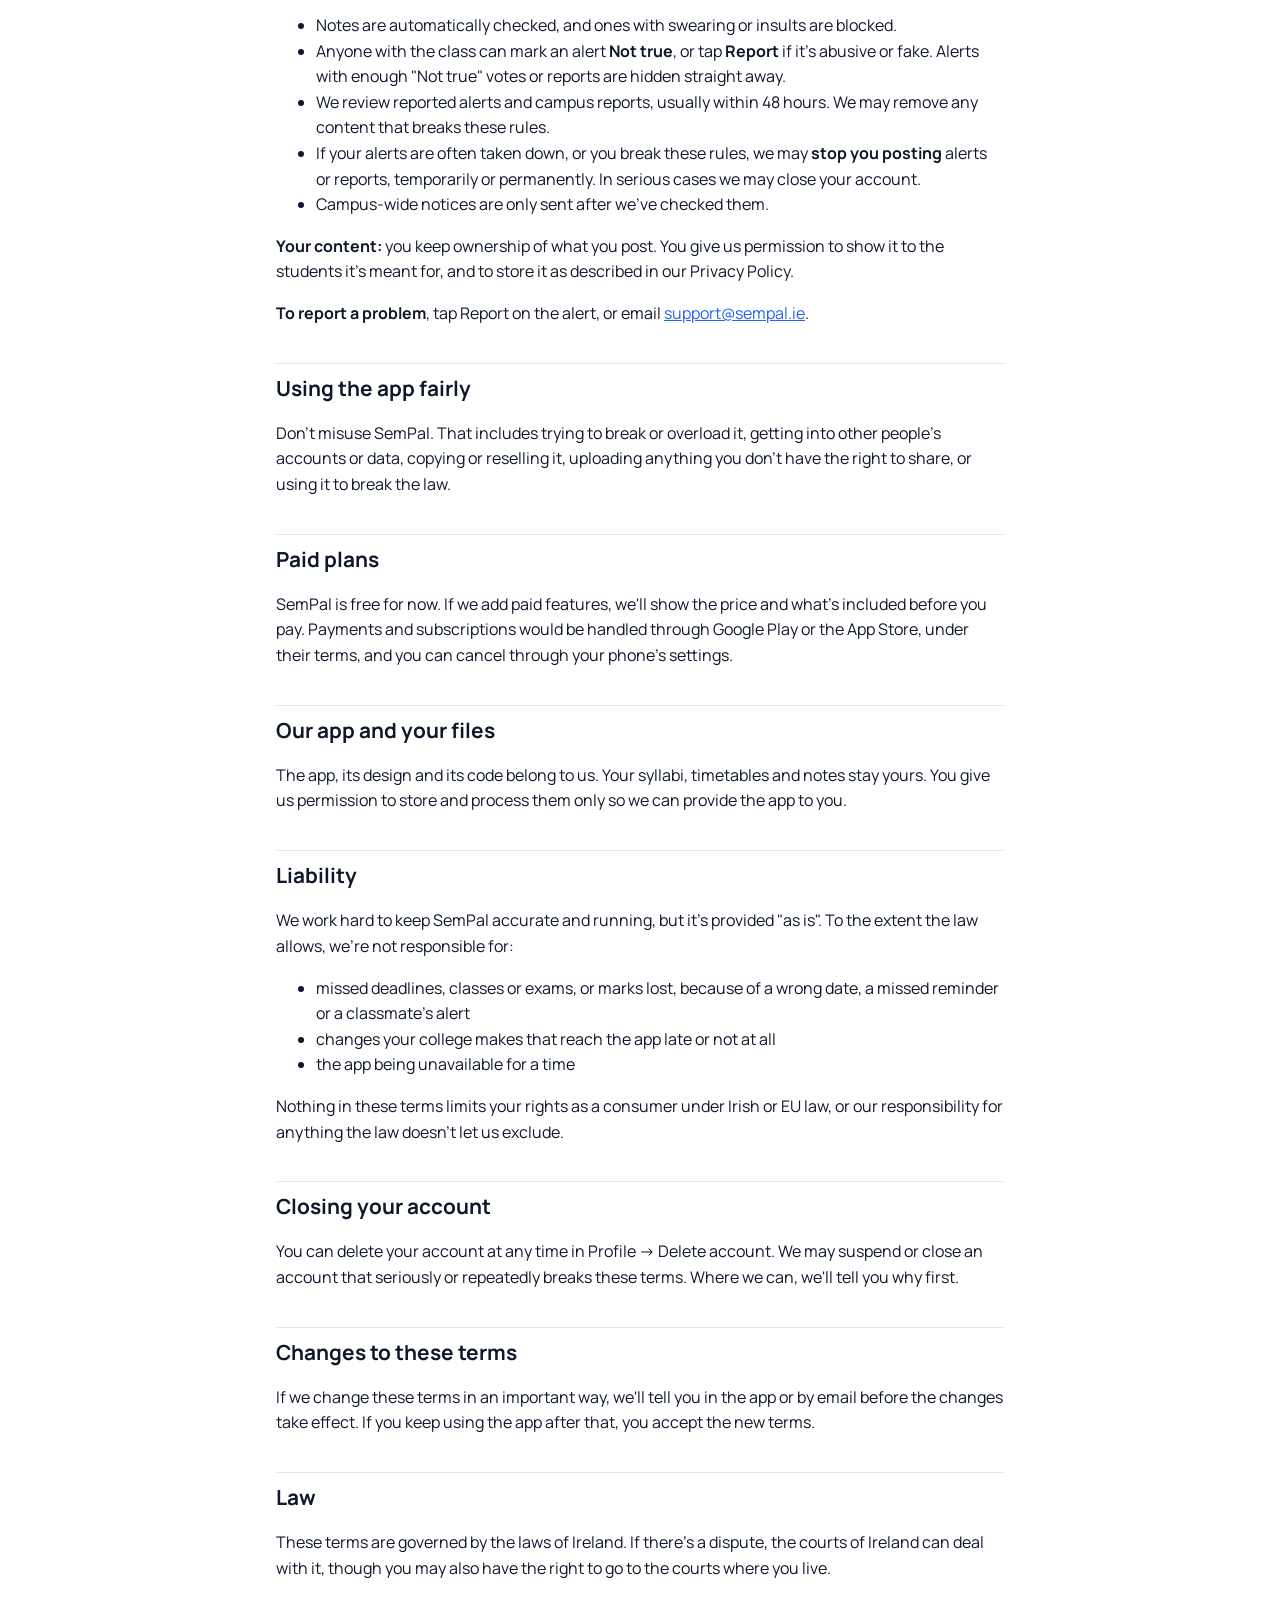
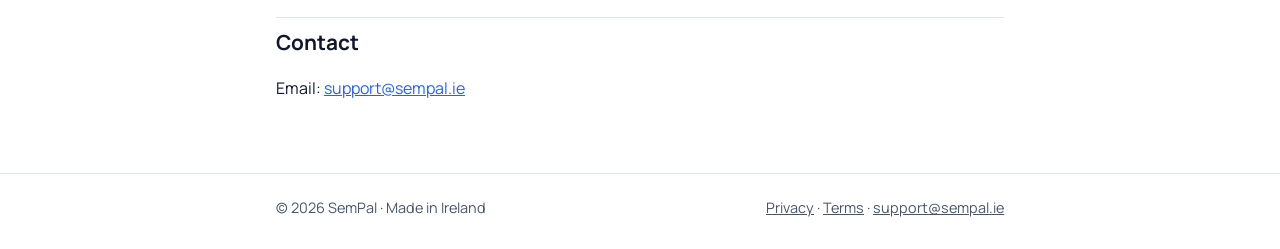
<file: terms.html>
<!doctype html>
<html lang="en-IE">
<head>
<meta charset="utf-8">
<meta name="viewport" content="width=device-width, initial-scale=1">
<title>Terms of Use – SemPal</title>
<meta name="description" content="The terms for using SemPal.">
<link rel="icon" href="img/favicon.png">
<link rel="preconnect" href="https://fonts.googleapis.com">
<link href="https://fonts.googleapis.com/css2?family=Manrope:wght@400;600;700;800&display=swap" rel="stylesheet">
<link rel="stylesheet" href="style.css">
</head>
<body>
<header class="site"><div class="wrap">
  <a class="brand" href="./"><img src="img/icon.png" alt=""><span class="word"><span class="sem">Sem</span><span class="pal">Pal</span></span></a>
  <nav><a href="beta.html">Beta</a><a href="privacy.html">Privacy</a><a href="terms.html" aria-current="page">Terms</a></nav>
</div></header>

<main class="doc wrap">
<h1>Terms of Use</h1>
<p class="meta">Effective 23 November 2026</p>

<p>These terms are an agreement between you and the founders of SemPal, Mohammad Elmahi and Johnson Mununkum ("we", "us"), about using SemPal. By creating an account, you agree to them. Please read them, along with our <a href="privacy.html">Privacy Policy</a>.</p>

<div class="note"><strong>SemPal is in beta.</strong> Things may break, change or be reset while we test. Please tell us when something goes wrong.</div>

<h2>Who can use SemPal</h2>
<ul>
<li>You must be <strong>16 or older</strong>.</li>
<li>You need to give a real email address and keep your password private. You're responsible for what happens on your account.</li>
<li>One person per account. Don't use someone else's account or pretend to be someone else.</li>
</ul>

<h2>What SemPal does</h2>
<p>SemPal reads your syllabi and timetables, shows your deadlines and classes, sends reminders, and lets classmates share changes to classes.</p>
<div class="warn"><strong>Always check important dates yourself.</strong> We use AI to read your files, and it can make mistakes, such as a wrong date, a missed deadline or a class at the wrong time. Your college's official information, such as your syllabus, Moodle, emails and lecturers' announcements, always comes first. SemPal is a helper, not a replacement for it.</div>
<p><strong>Timetables from your college:</strong> when you add a calendar link, we show what your college publishes and check it for changes each day. We can't guarantee your college's timetable is right, or that a change reaches you straight away.</p>
<p><strong>Reminders and notifications</strong> depend on your phone's settings and the app being able to sync. They might not arrive, for example if notifications are off, your phone is offline or battery saving stops them.</p>
<p>We may change, add or remove features as we improve the app. We'll try to give notice of big changes.</p>

<h2>Class alerts and campus reports</h2>
<p>Class alerts and campus reports are written by students for other students. They're only useful if they're honest.</p>
<p><strong>When you post, you agree to:</strong></p>
<ul>
<li>Only report changes you believe are true, such as an email from your lecturer or a notice on the door.</li>
<li>Keep notes friendly and relevant to the class.</li>
<li>Not post anything abusive, threatening, hateful, sexual or discriminatory, or anything that names or targets another person.</li>
<li>Not post spam, pranks, adverts or false reports, including "class cancelled" jokes.</li>
<li>Not share anyone's personal information.</li>
</ul>
<p><strong>Alerts aren't official.</strong> They come from classmates, not your college. Check with your college before acting on one, especially before missing a class or an exam.</p>
<p><strong>How we keep it safe:</strong></p>
<ul>
<li>Notes are automatically checked, and ones with swearing or insults are blocked.</li>
<li>Anyone with the class can mark an alert <strong>Not true</strong>, or tap <strong>Report</strong> if it's abusive or fake. Alerts with enough "Not true" votes or reports are hidden straight away.</li>
<li>We review reported alerts and campus reports, usually within 48 hours. We may remove any content that breaks these rules.</li>
<li>If your alerts are often taken down, or you break these rules, we may <strong>stop you posting</strong> alerts or reports, temporarily or permanently. In serious cases we may close your account.</li>
<li>Campus-wide notices are only sent after we've checked them.</li>
</ul>
<p><strong>Your content:</strong> you keep ownership of what you post. You give us permission to show it to the students it's meant for, and to store it as described in our Privacy Policy.</p>
<p><strong>To report a problem</strong>, tap Report on the alert, or email <a href="mailto:support@sempal.ie">support@sempal.ie</a>.</p>

<h2>Using the app fairly</h2>
<p>Don't misuse SemPal. That includes trying to break or overload it, getting into other people's accounts or data, copying or reselling it, uploading anything you don't have the right to share, or using it to break the law.</p>

<h2>Paid plans</h2>
<p>SemPal is free for now. If we add paid features, we'll show the price and what's included before you pay. Payments and subscriptions would be handled through Google Play or the App Store, under their terms, and you can cancel through your phone's settings.</p>

<h2>Our app and your files</h2>
<p>The app, its design and its code belong to us. Your syllabi, timetables and notes stay yours. You give us permission to store and process them only so we can provide the app to you.</p>

<h2>Liability</h2>
<p>We work hard to keep SemPal accurate and running, but it's provided "as is". To the extent the law allows, we're not responsible for:</p>
<ul>
<li>missed deadlines, classes or exams, or marks lost, because of a wrong date, a missed reminder or a classmate's alert</li>
<li>changes your college makes that reach the app late or not at all</li>
<li>the app being unavailable for a time</li>
</ul>
<p>Nothing in these terms limits your rights as a consumer under Irish or EU law, or our responsibility for anything the law doesn't let us exclude.</p>

<h2>Closing your account</h2>
<p>You can delete your account at any time in Profile → Delete account. We may suspend or close an account that seriously or repeatedly breaks these terms. Where we can, we'll tell you why first.</p>

<h2>Changes to these terms</h2>
<p>If we change these terms in an important way, we'll tell you in the app or by email before the changes take effect. If you keep using the app after that, you accept the new terms.</p>

<h2>Law</h2>
<p>These terms are governed by the laws of Ireland. If there's a dispute, the courts of Ireland can deal with it, though you may also have the right to go to the courts where you live.</p>

<h2>Contact</h2>
<p>Email: <a href="mailto:support@sempal.ie">support@sempal.ie</a></p>
</main>

<footer class="site"><div class="wrap">
  <span>© 2026 SemPal · Made in Ireland</span>
  <span><a href="privacy.html">Privacy</a> · <a href="terms.html">Terms</a> · <a href="mailto:support@sempal.ie">support@sempal.ie</a></span>
</div></footer>
</body>
</html>
</file>
<file: style.css>
:root {
  --blue: #2563EB;
  --blue-dark: #1e3a8a;
  --blue-soft: #eff4ff;
  --orange: #FF8A3D;
  --orange-dark: #ea580c;
  --ink: #0f172a;
  --muted: #475569;
  --line: #e2e8f0;
  --bg: #ffffff;
  --card: #f8fafc;
}
@media (prefers-color-scheme: dark) {
  :root {
    --ink: #e2e8f0;
    --muted: #94a3b8;
    --line: #1e293b;
    --bg: #0b1220;
    --card: #111a2e;
    --blue-soft: #13203d;
    --blue-dark: #93b4ff;
  }
}
* { box-sizing: border-box; }
html { -webkit-text-size-adjust: 100%; }
body {
  margin: 0;
  font-family: "Manrope", system-ui, -apple-system, "Segoe UI", Roboto, sans-serif;
  color: var(--ink);
  background: var(--bg);
  line-height: 1.6;
}
a { color: var(--blue); }
@media (prefers-color-scheme: dark) { a { color: #7aa2ff; } }

header.site {
  border-bottom: 1px solid var(--line);
}
header.site .wrap {
  display: flex; align-items: center; justify-content: space-between;
  padding-top: 14px; padding-bottom: 14px;
}
.brand { display: flex; align-items: center; gap: 10px; text-decoration: none; color: var(--ink); font-weight: 800; font-size: 1.15rem; }
.brand img { width: 36px; height: 36px; border-radius: 9px; }
.brand .sem { color: var(--blue-dark); }
.brand .pal { color: var(--orange-dark); }
nav a { margin-left: 18px; text-decoration: none; color: var(--muted); font-weight: 600; font-size: .95rem; }
nav a:hover, nav a[aria-current] { color: var(--blue); }

.wrap { max-width: 760px; margin: 0 auto; padding-left: 16px; padding-right: 16px; }

.hero { padding: 56px 0 40px; text-align: center; }
.hero img { width: 112px; height: 112px; border-radius: 26px; box-shadow: 0 10px 30px rgba(37,99,235,.25); }
.hero h1 { font-size: clamp(2rem, 6vw, 2.8rem); line-height: 1.15; margin: 22px 0 12px; letter-spacing: -0.02em; }
.hero p.lead { font-size: 1.15rem; color: var(--muted); margin: 0 auto 26px; max-width: 34em; }

.btn {
  display: inline-block; background: var(--blue); color: #fff !important; text-decoration: none;
  font-weight: 700; padding: 13px 22px; border-radius: 12px;
}
.btn.alt { background: transparent; color: var(--blue) !important; border: 2px solid var(--blue); }
.btn + .btn { margin-left: 8px; }

.features { display: grid; grid-template-columns: repeat(auto-fit, minmax(210px, 1fr)); gap: 14px; margin: 20px 0 48px; }
.feature { background: var(--card); border: 1px solid var(--line); border-radius: 14px; padding: 18px; }
.feature h3 { margin: 0 0 6px; font-size: 1.05rem; }
.feature p { margin: 0; color: var(--muted); font-size: .95rem; }
.feature .dot { display: inline-block; width: 10px; height: 10px; border-radius: 50%; background: var(--orange); margin-right: 8px; }

main.doc { padding-top: 36px; padding-bottom: 56px; }
main.doc h1 { font-size: clamp(1.7rem, 5vw, 2.2rem); line-height: 1.2; margin: 0 0 4px; letter-spacing: -0.01em; }
main.doc .meta { color: var(--muted); margin: 0 0 28px; }
main.doc h2 { font-size: 1.3rem; margin: 36px 0 10px; padding-top: 8px; border-top: 1px solid var(--line); }
main.doc h3 { font-size: 1.05rem; margin: 22px 0 6px; }

.table-scroll { overflow-x: auto; margin: 12px 0 18px; border: 1px solid var(--line); border-radius: 12px; }
table { border-collapse: collapse; width: 100%; font-size: .93rem; }
th, td { text-align: left; vertical-align: top; padding: 10px 12px; border-bottom: 1px solid var(--line); }
th { background: var(--card); font-weight: 700; }
tr:last-child td { border-bottom: 0; }

.note { background: var(--blue-soft); border-left: 4px solid var(--blue); padding: 12px 16px; border-radius: 8px; margin: 16px 0; }
.warn { background: #fff4ec; border-left: 4px solid var(--orange); padding: 12px 16px; border-radius: 8px; margin: 16px 0; color: #3b2414; }
@media (prefers-color-scheme: dark) { .warn { background: #2a1a0e; color: #fbd9c0; } }

ol.steps { counter-reset: s; list-style: none; padding: 0; }
ol.steps > li { counter-increment: s; position: relative; padding: 4px 0 18px 48px; }
ol.steps > li::before {
  content: counter(s); position: absolute; left: 0; top: 2px; width: 32px; height: 32px; border-radius: 50%;
  background: var(--blue); color: #fff; font-weight: 800; display: flex; align-items: center; justify-content: center;
}
ol.steps > li strong:first-child { display: block; margin-bottom: 2px; }

footer.site { border-top: 1px solid var(--line); color: var(--muted); font-size: .9rem; }
footer.site .wrap { padding-top: 22px; padding-bottom: 30px; display: flex; flex-wrap: wrap; gap: 8px 18px; justify-content: space-between; }
footer.site a { color: var(--muted); }

@media (max-width: 520px) {
  nav a { margin-left: 12px; font-size: .9rem; }
  .brand span.word { display: none; }
  .btn { display: block; margin: 0 0 10px !important; }
}

.hidden { display: none !important; }
</file>
